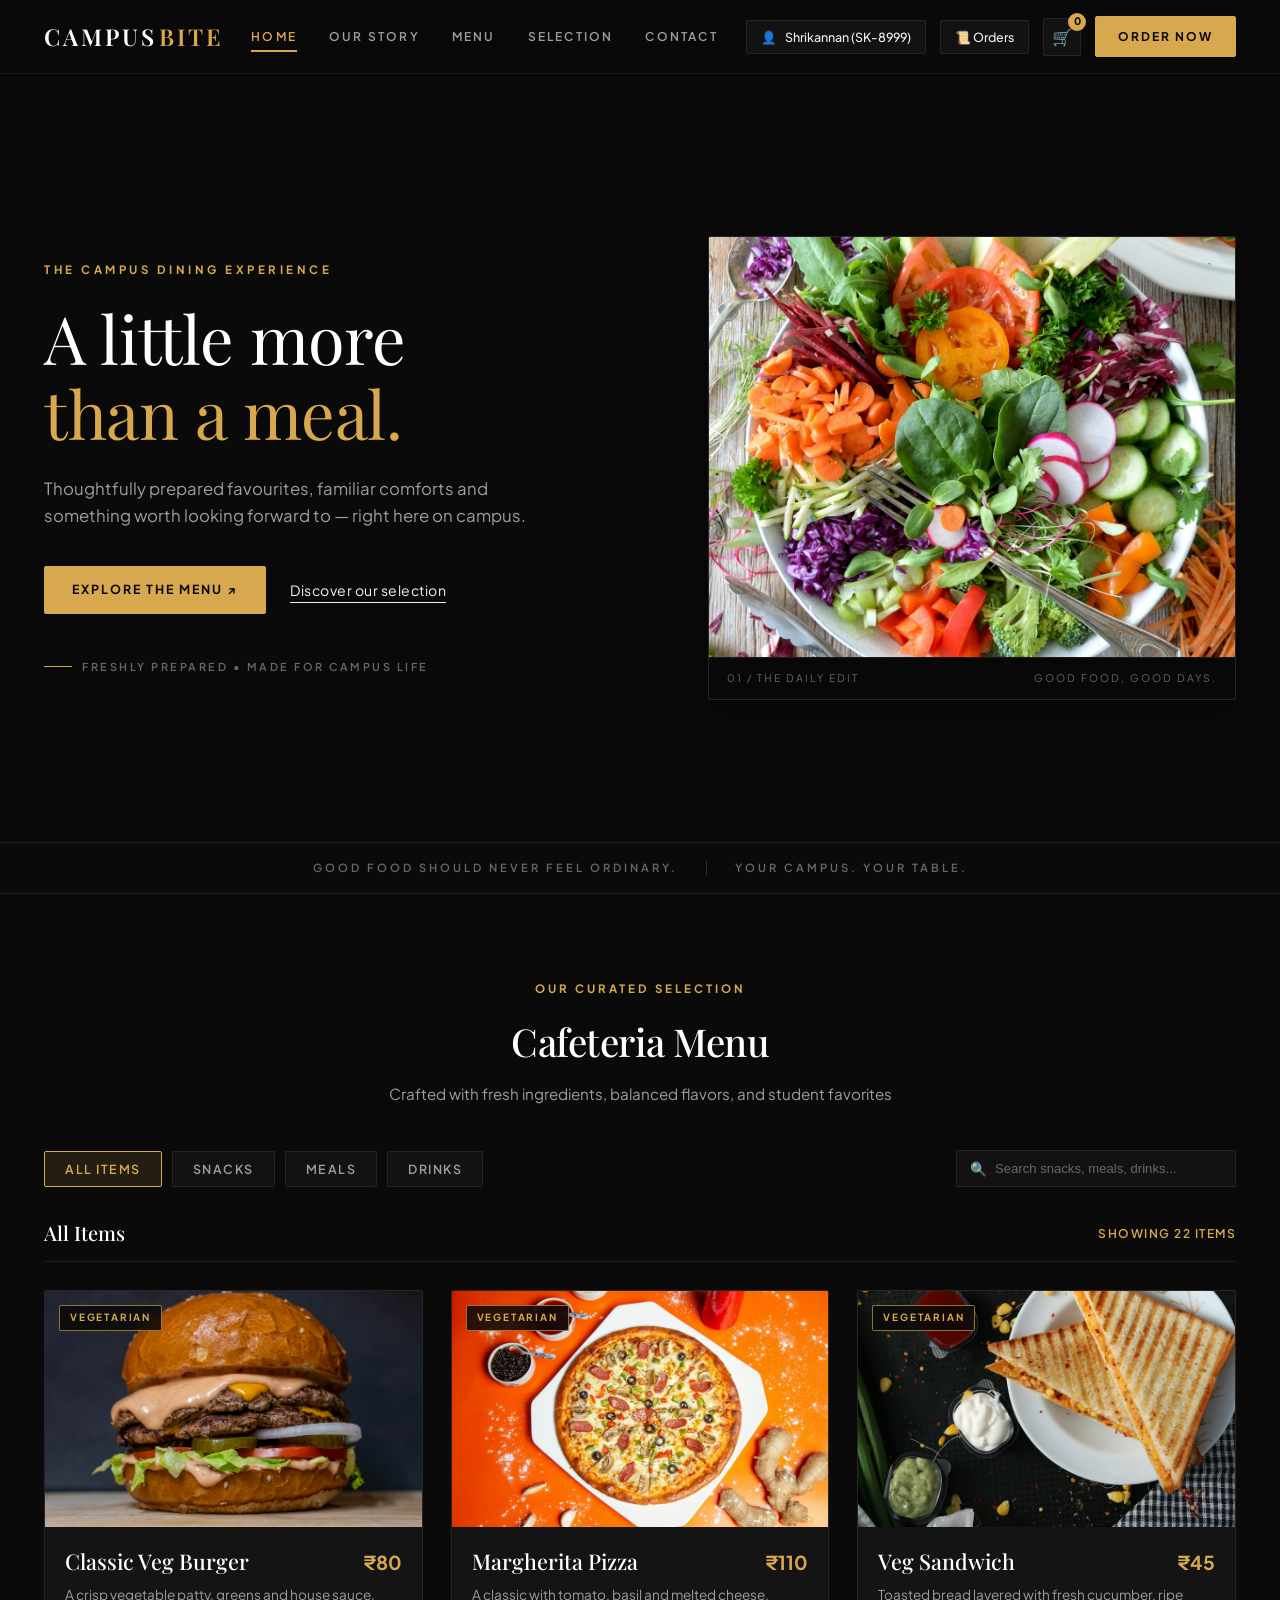
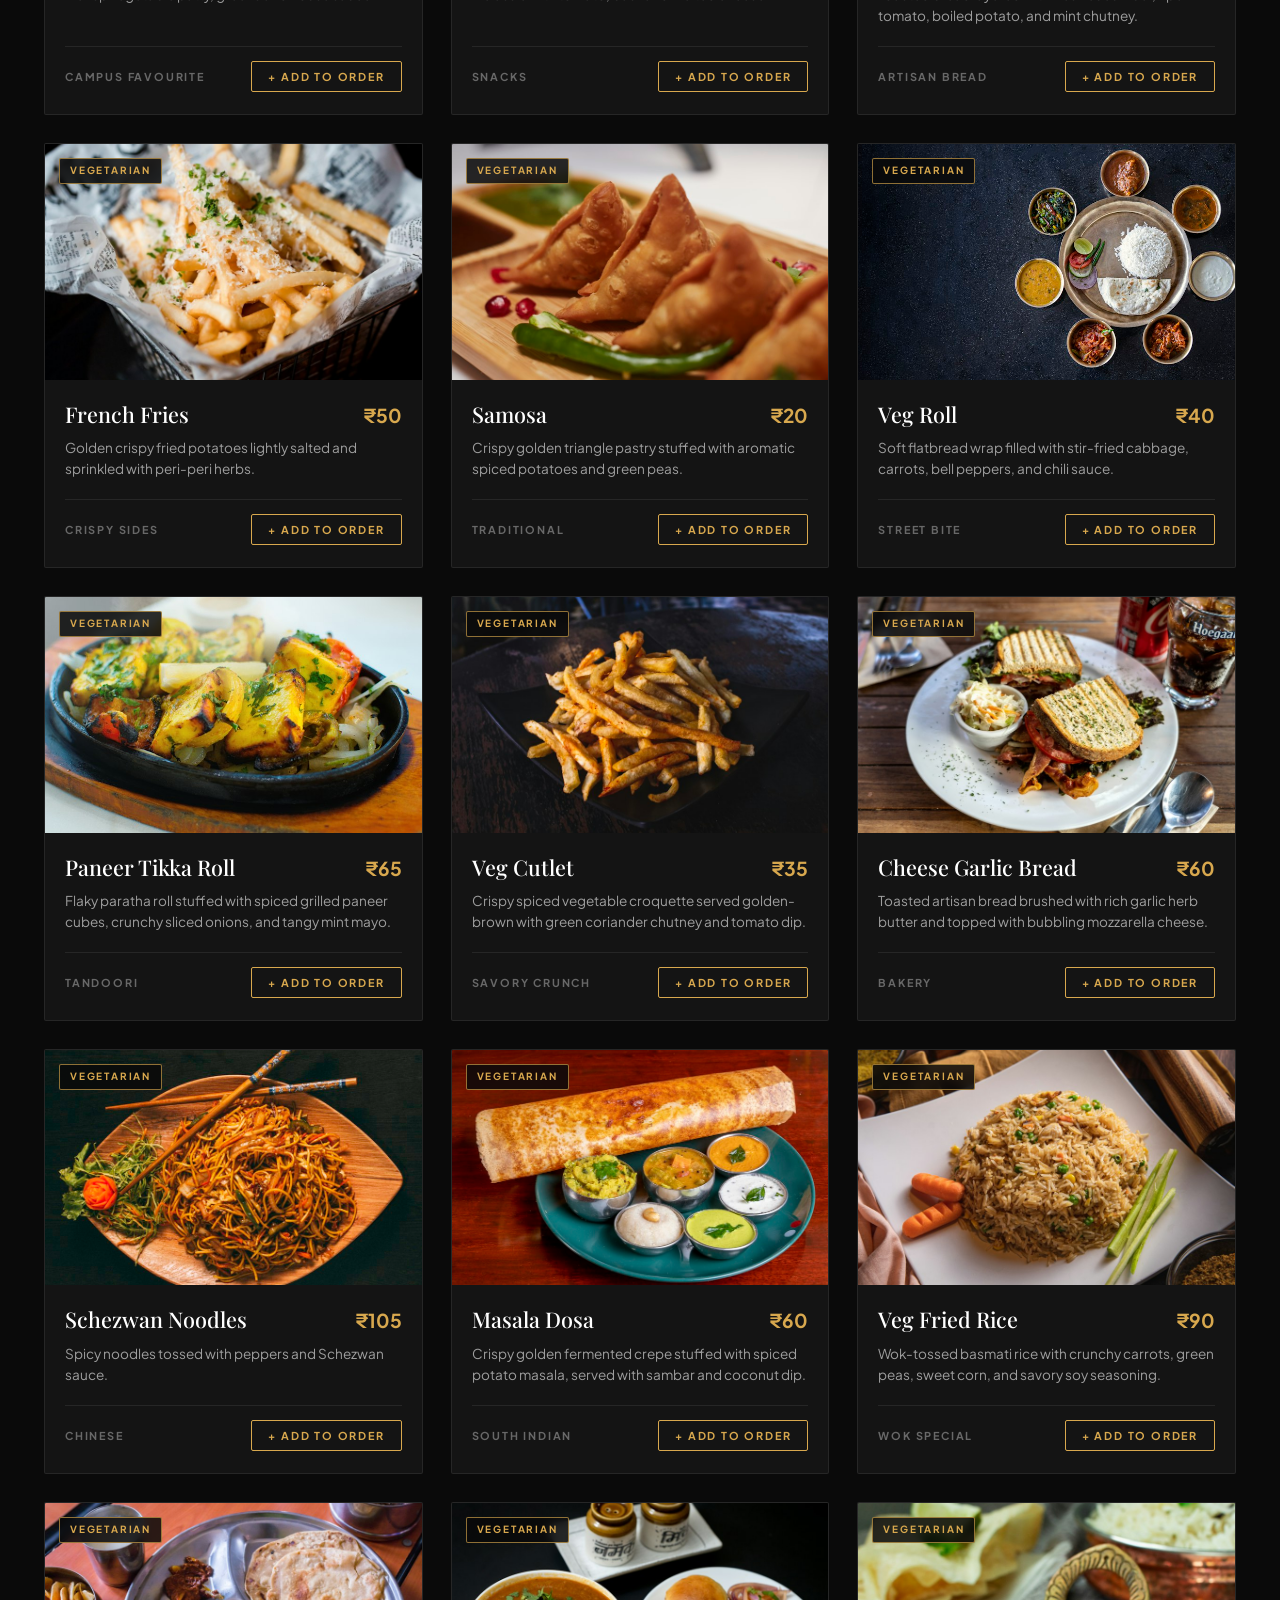
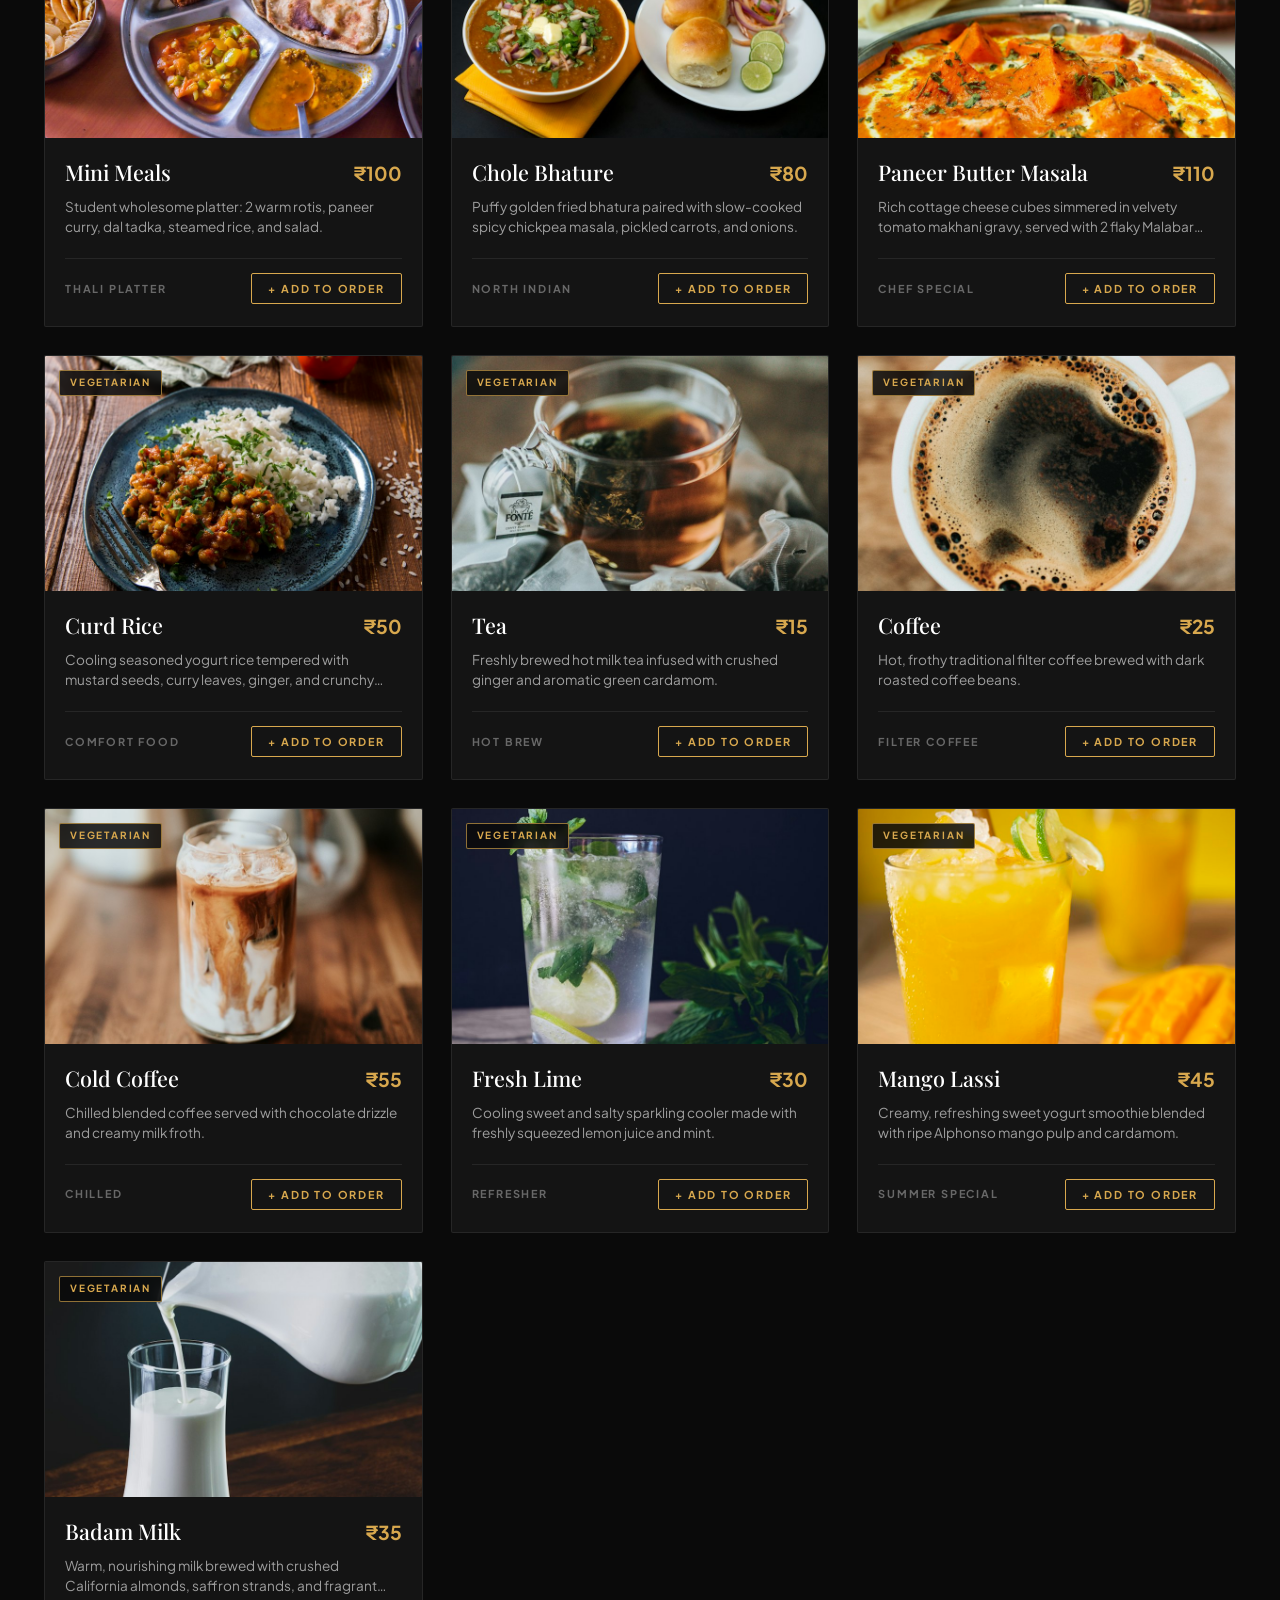
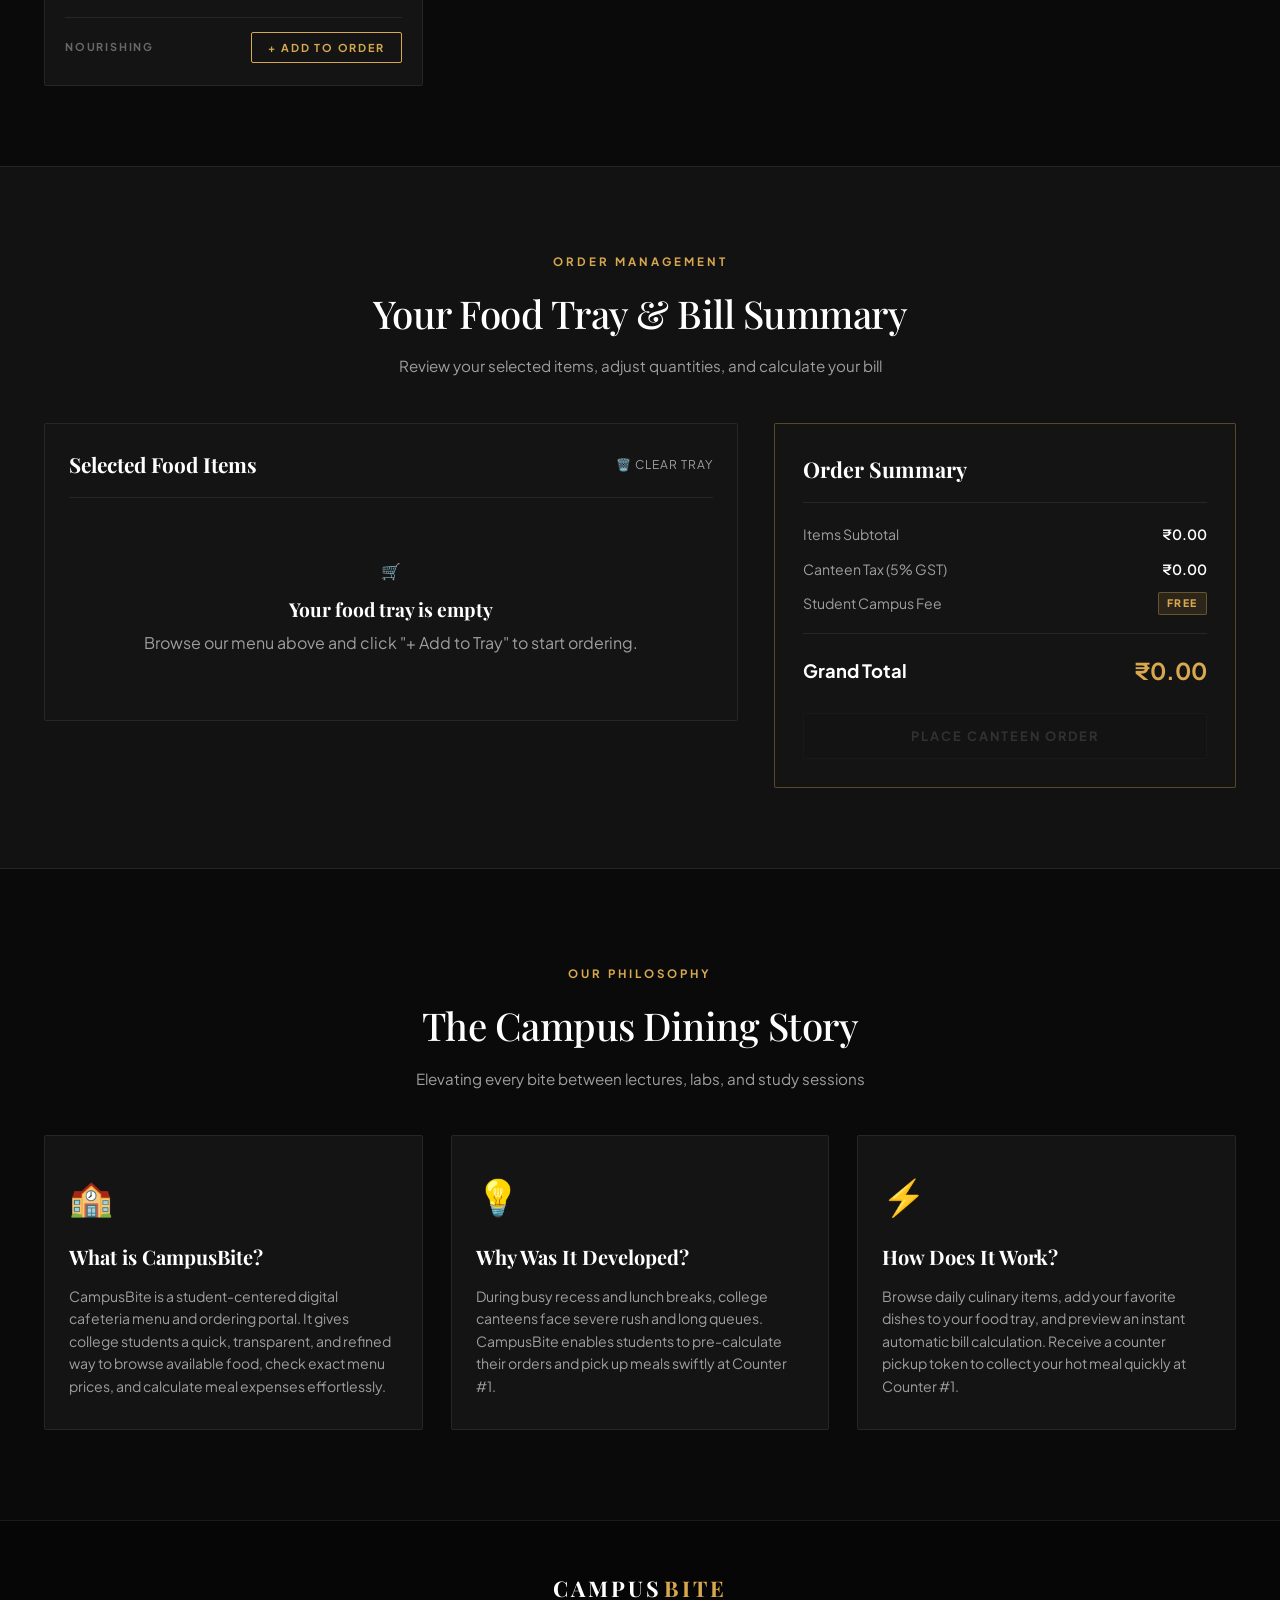
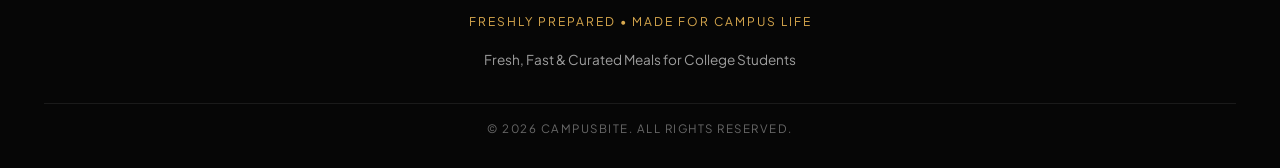
<file: index.html>
<!DOCTYPE html>
<html lang="en">
<head>
  <meta charset="UTF-8">
  <meta name="viewport" content="width=device-width, initial-scale=1.0">
  <title>CAMPUSBITE – The Campus Dining Experience</title>
  
  <!-- Relative CSS link for static hosting and Netlify deployment -->
  <link rel="stylesheet" href="css/style.css">

  <!-- Editorial Serif and Modern Sans typography matching design -->
  <link rel="preconnect" href="https://fonts.googleapis.com">
  <link rel="preconnect" href="https://fonts.gstatic.com" crossorigin>
  <link href="https://fonts.googleapis.com/css2?family=Playfair+Display:ital,wght@0,400;0,500;0,600;0,700;1,400;1,600&family=Plus+Jakarta+Sans:wght@300;400;500;600;700&display=swap" rel="stylesheet">
</head>
<body>

  <!-- =========================================================================
       NAVIGATION BAR (Dark Luxury Bistro Theme)
       ========================================================================= -->
  <header class="navbar">
    <div class="nav-container">
      
      <!-- Brand Logo & Name (matching Screenshot 1) -->
      <a href="#home" class="nav-brand">
        <span class="brand-title">CAMPUS<span class="brand-accent">BITE</span></span>
      </a>

      <!-- Navigation Links (matching Screenshot 1) -->
      <nav class="nav-links">
        <a href="#home" class="nav-link active">HOME</a>
        <a href="#about" class="nav-link">OUR STORY</a>
        <a href="#menu" class="nav-link">MENU</a>
        <a href="#cart" class="nav-link">SELECTION</a>
        <a href="#about" class="nav-link">CONTACT</a>
      </nav>

      <!-- Cart Button & Controls in Header -->
      <div class="nav-actions">
        <!-- Student Profile Button -->
        <button class="nav-student-btn" id="openStudentBtn" title="Student Profile & ID">
          <span class="student-avatar-icon">👤</span>
          <span id="navStudentLabel">Shrikannan (SK-8999)</span>
        </button>

        <!-- Past Orders Button -->
        <button class="nav-history-btn" id="openPastOrdersBtn" title="View past orders">
          <span>📜 Orders</span>
        </button>

        <!-- Cart Button in Header with dynamic item counter -->
        <a href="#cart" class="nav-cart-btn" id="headerCartBtn" title="View Food Tray">
          <span class="cart-icon">🛒</span>
          <span class="cart-badge" id="cartCountBadge">0</span>
        </a>

        <!-- Order Now Button (Solid gold matching Screenshot 1) -->
        <a href="#menu" class="btn-order-now">ORDER NOW</a>
      </div>

    </div>
  </header>


  <!-- =========================================================================
       HERO SECTION (Exact Replica of Screenshot 1)
       ========================================================================= -->
  <section class="hero-section" id="home">
    <div class="hero-container">
      
      <div class="hero-text">
        <span class="hero-kicker">THE CAMPUS DINING EXPERIENCE</span>
        <h1 class="hero-title">A little more<br><span class="hero-title-accent">than a meal.</span></h1>
        <p class="hero-description">
          Thoughtfully prepared favourites, familiar comforts and something worth looking forward to — right here on campus.
        </p>
        <div class="hero-buttons">
          <a href="#menu" class="btn-hero-primary">EXPLORE THE MENU ↗</a>
          <a href="#menu" class="btn-hero-secondary">Discover our selection</a>
        </div>
        
        <div class="hero-subkicker">
          <span class="subkicker-line"></span> FRESHLY PREPARED • MADE FOR CAMPUS LIFE
        </div>
      </div>

      <div class="hero-visual">
        <div class="hero-image-frame">
          <img 
            src="images/hero-cafe.jpg" 
            alt="Campus Dining Platter Experience" 
            class="hero-image"
          />
          <div class="hero-image-caption">
            <span>01 / THE DAILY EDIT</span>
            <span>GOOD FOOD, GOOD DAYS.</span>
          </div>
        </div>
      </div>

    </div>

    <!-- Ticker Bar at bottom of Hero (matching Screenshot 1) -->
    <div class="brand-ticker-bar">
      <div class="ticker-content">
        <div class="ticker-item">GOOD FOOD SHOULD NEVER FEEL ORDINARY.</div>
        <div class="ticker-divider"></div>
        <div class="ticker-item">YOUR CAMPUS. YOUR TABLE.</div>
      </div>
    </div>
  </section>


  <!-- =========================================================================
       MENU SECTION (Exact Replica of Screenshot 2)
       Category filters, live search, and food cards with real photography.
       ========================================================================= -->
  <section class="menu-section" id="menu">
    <div class="section-container">
      
      <div class="section-title-wrap">
        <span class="section-kicker">OUR CURATED SELECTION</span>
        <h2 class="section-title">Cafeteria Menu</h2>
        <p class="section-subtitle">Crafted with fresh ingredients, balanced flavors, and student favorites</p>
      </div>

      <!-- Controls: Category Filter Tabs & Live Search -->
      <div class="menu-controls">
        
        <!-- Category Filter Buttons -->
        <div class="category-tabs" id="categoryTabs">
          <button class="category-btn active" data-category="all">
            All Items
          </button>
          <button class="category-btn" data-category="snacks">
            Snacks
          </button>
          <button class="category-btn" data-category="meals">
            Meals
          </button>
          <button class="category-btn" data-category="drinks">
            Drinks
          </button>
        </div>

        <!-- Live Search Bar -->
        <div class="search-wrapper">
          <span class="search-icon">🔍</span>
          <input 
            type="text" 
            id="searchInput" 
            placeholder="Search snacks, meals, drinks..."
            aria-label="Search food items"
          />
        </div>

      </div>

      <!-- Live Items Status Header -->
      <div class="menu-status-bar">
        <h3 id="currentCategoryTitle">All Items</h3>
        <span class="items-count-badge" id="itemsCountText">Showing 22 items</span>
      </div>

      <!-- Dynamic Food Cards Grid (Populated by JavaScript) -->
      <div class="menu-grid" id="menuGrid">
        <!-- JavaScript will automatically create and inject food cards here -->
      </div>

      <!-- Message shown when no food item matches search/filter (Hidden by default) -->
      <div class="no-items-message" id="noItemsMessage" hidden style="display: none !important;">
        <div class="no-items-icon">🍽️</div>
        <h3>No matching food items found</h3>
        <p>Try searching for another dish like "burger", "pizza", "noodles", or "coffee".</p>
        <button class="btn btn-secondary" id="resetFiltersBtn">Reset Filters</button>
      </div>

    </div>
  </section>


  <!-- =========================================================================
       SHOPPING CART & ORDER SUMMARY
       ========================================================================= -->
  <section class="cart-section" id="cart">
    <div class="section-container">
      
      <div class="section-title-wrap">
        <span class="section-kicker">ORDER MANAGEMENT</span>
        <h2 class="section-title">Your Food Tray & Bill Summary</h2>
        <p class="section-subtitle">Review your selected items, adjust quantities, and calculate your bill</p>
      </div>

      <div class="cart-layout">
        
        <!-- LEFT: Cart Items List -->
        <div class="cart-items-panel">
          <div class="panel-header">
            <h3>Selected Food Items</h3>
            <button class="btn-clear" id="clearCartBtn" title="Remove all items from tray">
              🗑️ Clear Tray
            </button>
          </div>

          <!-- Dynamic Cart Items Container -->
          <div class="cart-items-list" id="cartItemsList">
            <!-- JavaScript will render cart items here or display empty tray message -->
          </div>
        </div>

        <!-- RIGHT: Order Summary & Checkout -->
        <div class="order-summary-panel">
          <div class="summary-card">
            <h3 class="summary-title">Order Summary</h3>

            <div class="summary-row">
              <span>Items Subtotal</span>
              <span class="summary-value" id="summarySubtotal">₹0.00</span>
            </div>

            <div class="summary-row">
              <span>Canteen Tax (5% GST)</span>
              <span class="summary-value" id="summaryTax">₹0.00</span>
            </div>

            <div class="summary-row benefit-row">
              <span>Student Campus Fee</span>
              <span class="free-tag">FREE</span>
            </div>

            <hr class="summary-divider">

            <div class="summary-row grand-total-row">
              <strong>Grand Total</strong>
              <strong class="grand-total-amount" id="summaryGrandTotal">₹0.00</strong>
            </div>

            <!-- Place Order Button -->
            <button class="btn btn-place-order" id="placeOrderBtn" disabled>
              Place Canteen Order
            </button>

          </div>
        </div>

      </div>

    </div>
  </section>


  <!-- =========================================================================
       SECTION: OUR STORY / ABOUT
       ========================================================================= -->
  <section class="about-section" id="about">
    <div class="section-container">
      
      <div class="section-title-wrap">
        <span class="section-kicker">OUR PHILOSOPHY</span>
        <h2 class="section-title">The Campus Dining Story</h2>
        <p class="section-subtitle">Elevating every bite between lectures, labs, and study sessions</p>
      </div>

      <div class="about-grid">
        
        <div class="about-card">
          <div class="about-card-icon">🏫</div>
          <h3>What is CampusBite?</h3>
          <p>
            CampusBite is a student-centered digital cafeteria menu and ordering portal. 
            It gives college students a quick, transparent, and refined way to 
            browse available food, check exact menu prices, and calculate meal expenses effortlessly.
          </p>
        </div>

        <div class="about-card">
          <div class="about-card-icon">💡</div>
          <h3>Why Was It Developed?</h3>
          <p>
            During busy recess and lunch breaks, college canteens face severe rush and long queues. 
            CampusBite enables students to pre-calculate their orders and pick up meals swiftly at Counter #1.
          </p>
        </div>

        <div class="about-card">
          <div class="about-card-icon">⚡</div>
          <h3>How Does It Work?</h3>
          <p>
            Browse daily culinary items, add your favorite dishes to your food tray, and preview an instant automatic 
            bill calculation. Receive a counter pickup token to collect your hot meal quickly at Counter #1.
          </p>
        </div>

      </div>

    </div>
  </section>


  <!-- =========================================================================
       FOOTER
       ========================================================================= -->
  <footer class="footer">
    <div class="footer-container">
      <div class="footer-brand">
        <h4>CAMPUS<span class="brand-accent">BITE</span></h4>
        <p>Freshly Prepared • Made for Campus Life</p>
      </div>

      <div class="footer-info">
        <p>Fresh, Fast & Curated Meals for College Students</p>
      </div>

      <div class="footer-bottom">
        <p>© 2026 CampusBite. All rights reserved.</p>
      </div>
    </div>
  </footer>


  <!-- =========================================================================
       PAYMENT PORTAL MODAL (Dark Luxury Theme)
       ========================================================================= -->
  <div class="modal-backdrop" id="paymentModal">
    <div class="modal-box modal-wide">
      <div class="payment-modal-header">
        <h2 class="modal-title">💳 Complete Payment</h2>
        <div class="payment-amount-badge" id="paymentPayableAmount">₹0.00</div>
      </div>
      <p class="modal-subtitle">Choose your preferred payment method to generate your order token</p>

      <!-- Payment Method Tabs -->
      <div class="payment-methods-grid">
        <button class="payment-method-card active" data-method="upi">
          <span class="pay-icon">📱</span>
          <strong>UPI / QR Code</strong>
          <span class="pay-tag">Google Pay • PhonePe</span>
        </button>
        <button class="payment-method-card" data-method="card">
          <span class="pay-icon">🪪</span>
          <strong>Campus Smart Card</strong>
          <span class="pay-tag" id="smartCardBalanceTag">Balance: ₹500.00</span>
        </button>
        <button class="payment-method-card" data-method="cash">
          <span class="pay-icon">💵</span>
          <strong>Cash on Pickup</strong>
          <span class="pay-tag">Pay at Counter #1</span>
        </button>
      </div>

      <!-- Payment Method Dynamic Views -->
      <div class="payment-method-view" id="upiPaymentView">
        <div class="qr-scanner-card">
          <div class="qr-scanner-frame">
            <img 
              src="images/upi-qr.png" 
              alt="Campus Cafe UPI Payment Scanner" 
              class="upi-qr-image"
              id="upiQrScannerImg"
            />
          </div>
          <p class="qr-instruction">Scan with Google Pay, PhonePe, Paytm, or BHIM</p>
          <div class="upi-id-box">
            <span>UPI ID: <strong>campuscafe@upi</strong></span>
          </div>
        </div>
        <div class="form-group-pay">
          <label for="upiRefInput">UPI Transaction / UTR No. (Optional):</label>
          <input type="text" id="upiRefInput" placeholder="e.g. 482910394821" maxlength="20">
        </div>
      </div>

      <div class="payment-method-view" id="cardPaymentView" style="display: none;">
        <div class="student-card-visual">
          <div class="smart-card-chip">💳</div>
          <div class="smart-card-header">CAMPUS CAFETERIA SMART CARD</div>
          <div class="smart-card-name" id="smartCardStudentName">Shrikannan</div>
          <div class="smart-card-id" id="smartCardStudentId">Roll No: SK-8999</div>
          <div class="smart-card-balance-box">
            <span>Available Balance:</span>
            <strong id="smartCardDisplayBalance">₹500.00</strong>
          </div>
        </div>
        <p class="card-instruction">The bill amount will be deducted directly from your campus card balance.</p>
      </div>

      <div class="payment-method-view" id="cashPaymentView" style="display: none;">
        <div class="cash-card-visual">
          <span class="cash-big-icon">💵</span>
          <h4>Pay Cash at Counter #1</h4>
          <p>Your order will be sent to the kitchen immediately. Please hand over the exact cash at Counter #1 when collecting your food tray.</p>
        </div>
      </div>

      <!-- Payment Actions -->
      <div class="payment-actions">
        <button class="btn btn-secondary" id="cancelPaymentBtn">Cancel</button>
        <button class="btn btn-primary" id="confirmPaymentBtn">
          <span>Confirm & Pay</span>
        </button>
      </div>
    </div>
  </div>


  <!-- =========================================================================
       ORDER CONFIRMATION MODAL / POPUP
       ========================================================================= -->
  <div class="modal-backdrop" id="orderModal">
    <div class="modal-box">
      
      <div class="modal-header-icon">🎉</div>
      <h2 class="modal-title">Order Placed Successfully!</h2>
      <p class="modal-subtitle">Your order has been registered at CampusBite.</p>

      <div class="order-receipt-card">
        
        <div class="receipt-row highlight-box">
          <div>
            <span class="receipt-label">Order Reference No.</span>
            <div class="receipt-order-id" id="receiptOrderId">CC-58219</div>
          </div>
          <div>
            <span class="receipt-label">Pickup Token</span>
            <div class="receipt-token" id="receiptTokenNumber">#T-104</div>
          </div>
        </div>

        <div class="receipt-details">
          <div class="receipt-row">
            <span>Student:</span>
            <strong id="receiptStudentInfo">Shrikannan (SK-8999)</strong>
          </div>
          <div class="receipt-row">
            <span>Payment Method:</span>
            <strong id="receiptPaymentMethod">UPI Payment</strong>
          </div>
          <div class="receipt-row">
            <span>Total Food Items:</span>
            <strong id="receiptItemCount">0 items</strong>
          </div>
          <div class="receipt-row">
            <span>Amount Paid:</span>
            <strong class="receipt-total" id="receiptTotalAmount">₹0.00</strong>
          </div>
          <div class="receipt-row">
            <span>Pickup Location:</span>
            <strong>Counter #1 (Main Cafeteria)</strong>
          </div>
          <div class="receipt-row">
            <span>Estimated Preparation:</span>
            <strong>10 – 15 Minutes</strong>
          </div>
        </div>

      </div>

      <button class="btn btn-primary modal-close-btn" id="closeModalBtn">
        Start New Order
      </button>

    </div>
  </div>


  <!-- =========================================================================
       PAST ORDERS HISTORY MODAL
       ========================================================================= -->
  <div class="modal-backdrop" id="pastOrdersModal">
    <div class="modal-box modal-wide">
      <div class="past-orders-header">
        <div>
          <h2 class="modal-title">📜 Past Orders History</h2>
          <p class="modal-subtitle">Stored locally in your browser's LocalStorage</p>
        </div>
        <button class="btn-clear" id="clearOrderHistoryBtn" title="Clear all past orders">Clear History</button>
      </div>

      <div class="past-orders-list" id="pastOrdersList">
        <!-- Populated dynamically by script.js -->
      </div>

      <button class="btn btn-primary modal-close-btn" id="closePastOrdersBtn">
        Close
      </button>
    </div>
  </div>


  <!-- =========================================================================
       STUDENT PROFILE & ACCOUNT MODAL
       ========================================================================= -->
  <div class="modal-backdrop" id="studentModal">
    <div class="modal-box">
      <div class="modal-header-icon">👤</div>
      <h2 class="modal-title">Student Profile</h2>
      <p class="modal-subtitle">Your college cafeteria identification</p>

      <form id="studentProfileForm" class="student-form">
        <div class="form-group">
          <label for="studentNameInput">Student Full Name:</label>
          <input type="text" id="studentNameInput" value="Shrikannan" required>
        </div>
        <div class="form-group">
          <label for="studentIdInput">College Roll Number / ID:</label>
          <input type="text" id="studentIdInput" value="SK-8999" required>
        </div>
        <div class="form-group">
          <label for="studentCardBalanceInput">Canteen Card Balance (₹):</label>
          <input type="number" id="studentCardBalanceInput" value="500" min="0" step="10">
        </div>
        
        <div class="form-actions-student">
          <button type="submit" class="btn btn-primary">Save Profile</button>
          <button type="button" class="btn btn-secondary" id="closeStudentBtn">Close</button>
        </div>
      </form>
    </div>
  </div>

  <!-- Relative JavaScript link for static hosting and Netlify deployment -->
  <script src="js/script.js"></script>

</body>
</html>
</file>
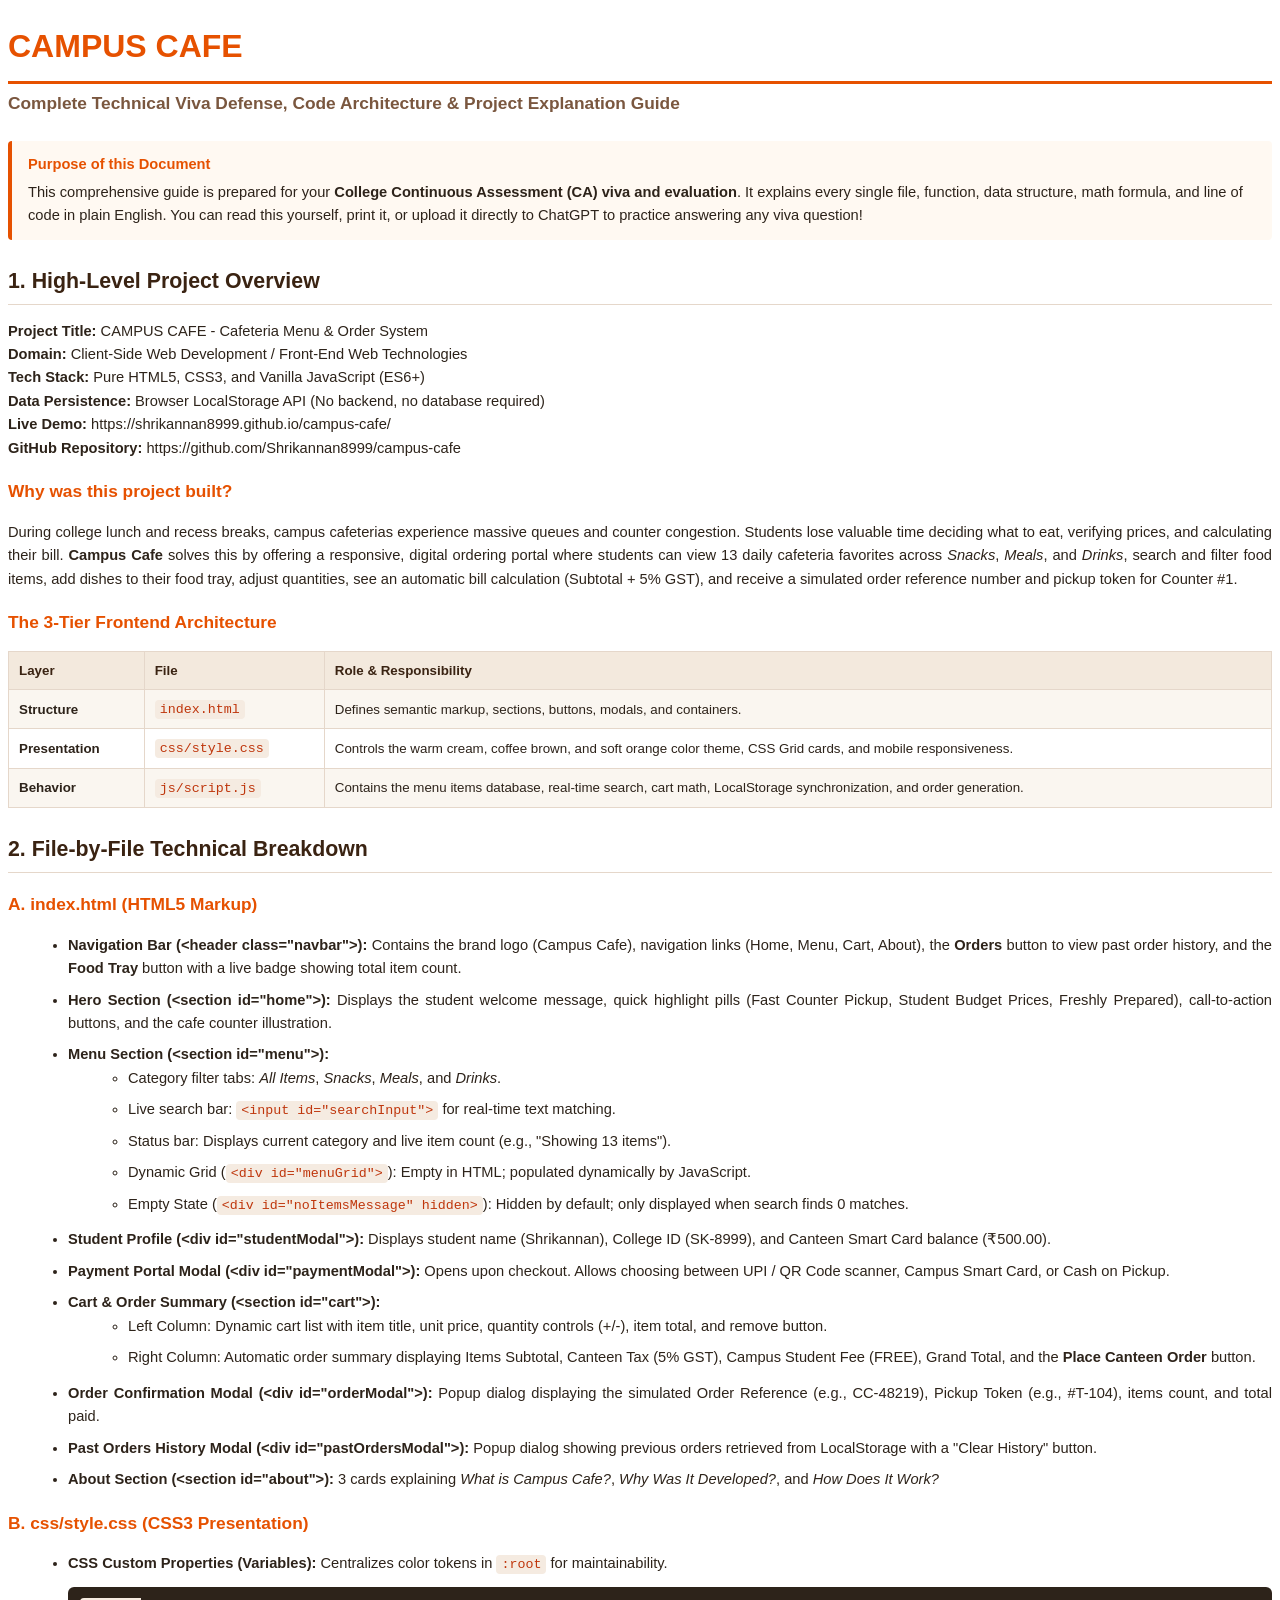
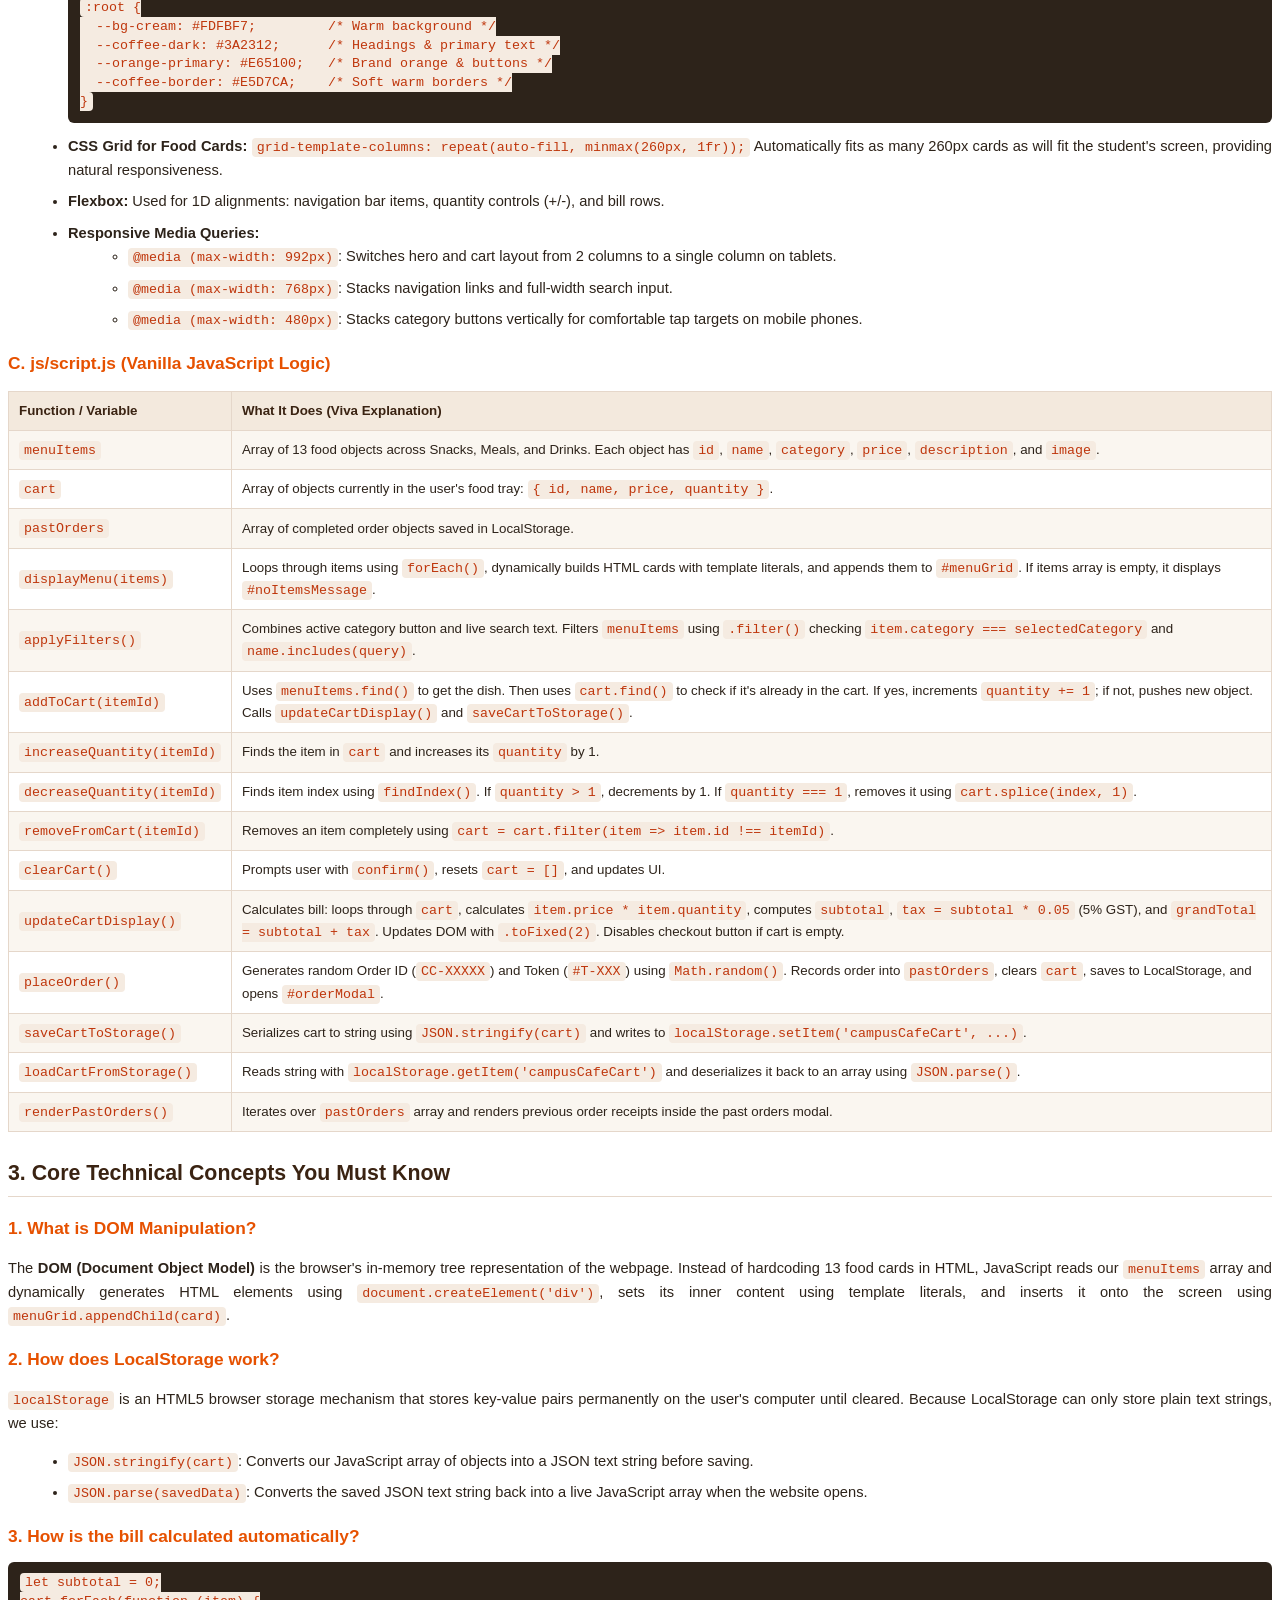
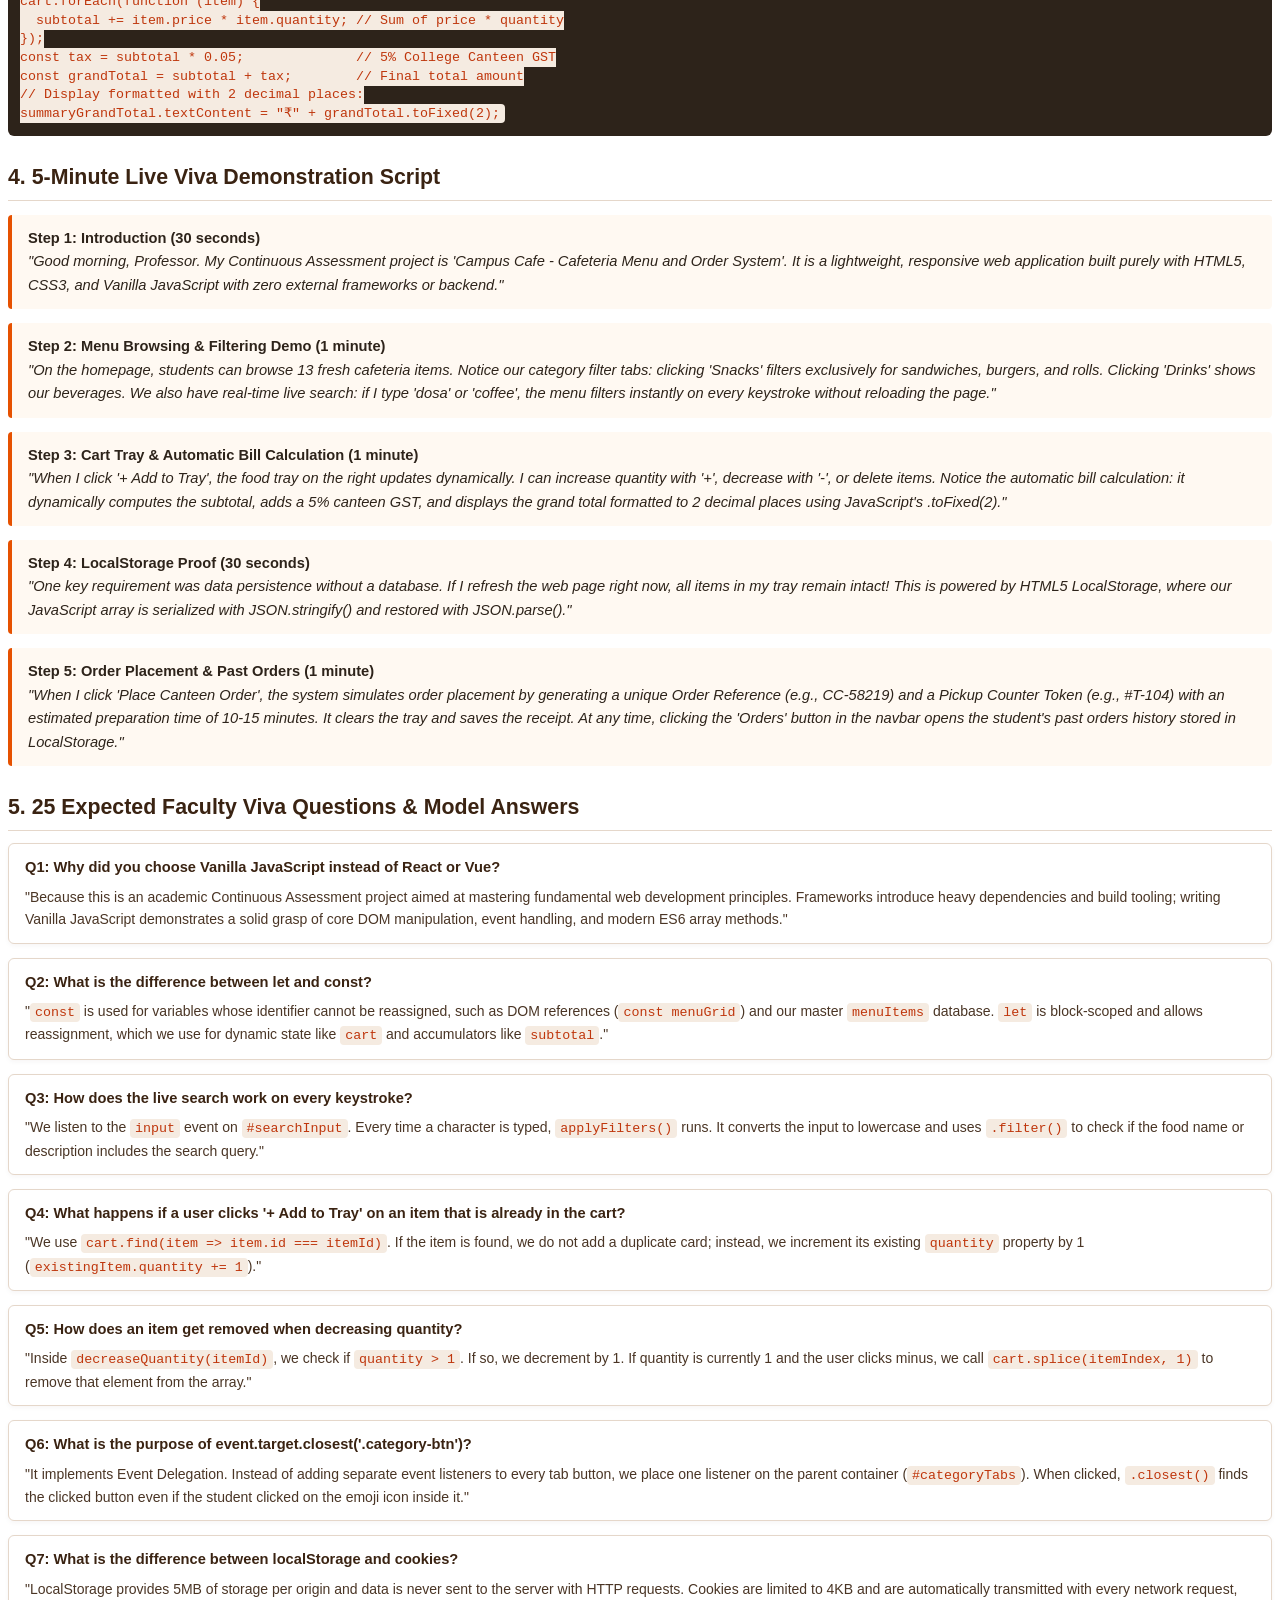
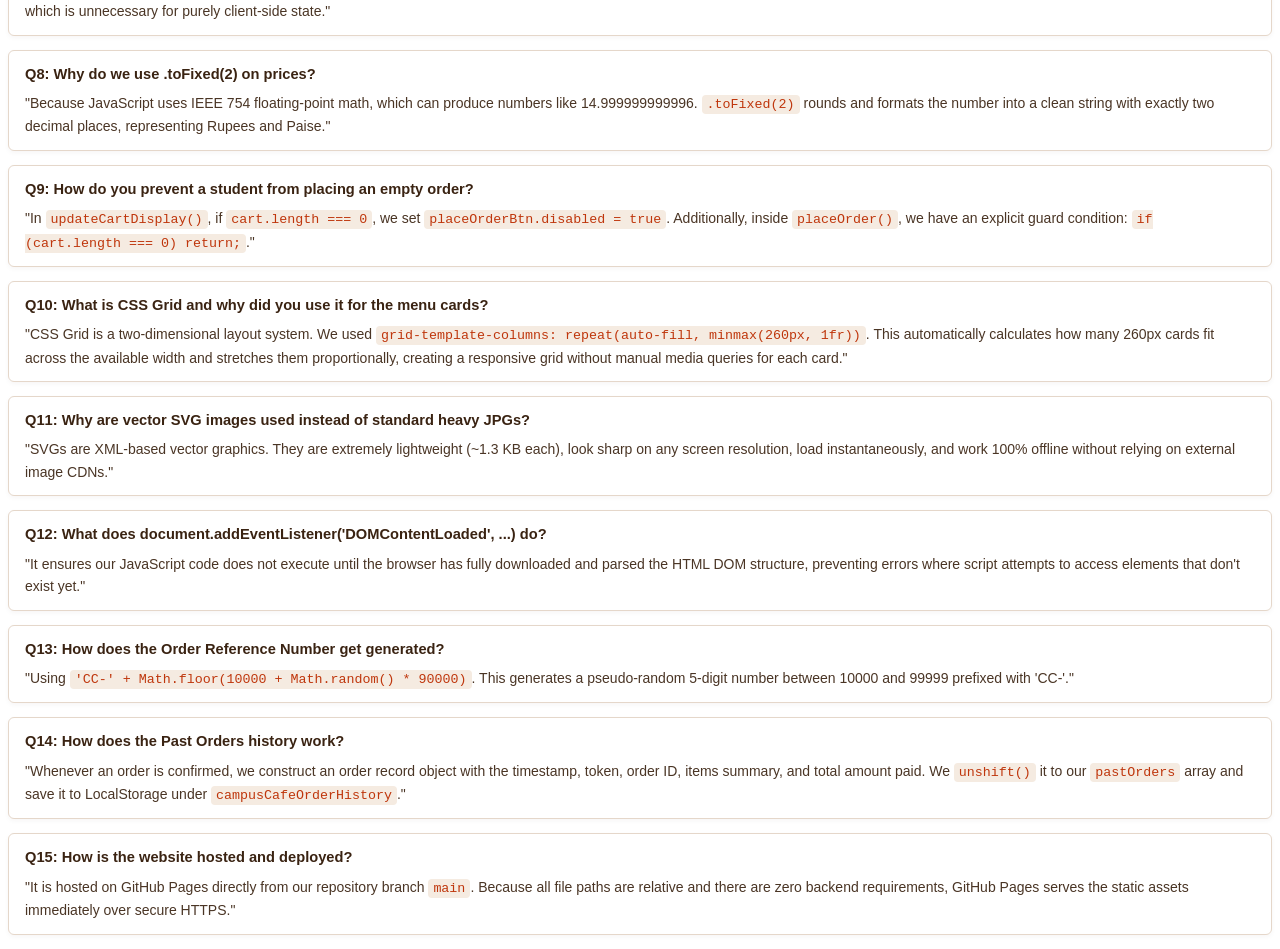
<file: CAMPUS_CAFE_COMPLETE_EXPLANATION.html>
<!DOCTYPE html>
<html lang="en">
<head>
  <meta charset="UTF-8">
  <title>CAMPUS CAFE - Complete Project Viva, Code Breakdown & Explanation Guide</title>
  <style>
    @page {
      size: A4;
      margin: 20mm 15mm 20mm 15mm;
    }
    body {
      font-family: 'Segoe UI', Arial, Helvetica, sans-serif;
      color: #2D231A;
      background-color: #FFFFFF;
      line-height: 1.6;
      font-size: 11pt;
    }
    h1, h2, h3, h4 {
      color: #3A2312;
      font-weight: 700;
      page-break-after: avoid;
    }
    h1 {
      font-size: 24pt;
      border-bottom: 3px solid #E65100;
      padding-bottom: 8px;
      margin-bottom: 12px;
      color: #E65100;
    }
    .subtitle {
      font-size: 13pt;
      color: #7A573F;
      margin-top: -6px;
      margin-bottom: 24px;
      font-weight: 600;
    }
    h2 {
      font-size: 16pt;
      border-bottom: 1.5px solid #E5D7CA;
      padding-bottom: 6px;
      margin-top: 24px;
      margin-bottom: 12px;
      color: #3A2312;
    }
    h3 {
      font-size: 13pt;
      margin-top: 18px;
      margin-bottom: 8px;
      color: #E65100;
    }
    p, li {
      margin-bottom: 8px;
      text-align: justify;
    }
    ul, ol {
      margin-left: 20px;
      margin-bottom: 12px;
    }
    .callout {
      background-color: #FFF9F2;
      border-left: 4px solid #E65100;
      padding: 12px 16px;
      margin: 14px 0;
      border-radius: 4px;
    }
    .callout-title {
      font-weight: 700;
      color: #E65100;
      margin-bottom: 4px;
    }
    code {
      font-family: 'Consolas', 'Courier New', monospace;
      background-color: #F5EBE1;
      padding: 2px 5px;
      border-radius: 4px;
      font-size: 10pt;
      color: #BF360C;
    }
    pre {
      background-color: #2D231A;
      color: #F8F3EA;
      padding: 12px;
      border-radius: 6px;
      font-family: 'Consolas', 'Courier New', monospace;
      font-size: 9.5pt;
      overflow-x: auto;
      page-break-inside: avoid;
      margin: 12px 0;
      line-height: 1.4;
    }
    table {
      width: 100%;
      border-collapse: collapse;
      margin: 14px 0;
      page-break-inside: avoid;
    }
    th, td {
      border: 1px solid #E5D7CA;
      padding: 8px 10px;
      font-size: 10pt;
      text-align: left;
    }
    th {
      background-color: #F3E9DD;
      color: #3A2312;
      font-weight: 700;
    }
    tr:nth-child(even) {
      background-color: #FAF6F0;
    }
    .page-break {
      page-break-before: always;
    }
    .qa-box {
      background-color: #FFFFFF;
      border: 1px solid #E5D7CA;
      border-radius: 6px;
      padding: 12px 16px;
      margin-bottom: 14px;
      page-break-inside: avoid;
      box-shadow: 0 2px 5px rgba(58, 35, 18, 0.04);
    }
    .qa-question {
      font-weight: 700;
      color: #3A2312;
      margin-bottom: 6px;
      font-size: 11pt;
    }
    .qa-answer {
      color: #4A3525;
      font-size: 10.5pt;
    }
  </style>
</head>
<body>

  <h1>CAMPUS CAFE</h1>
  <div class="subtitle">Complete Technical Viva Defense, Code Architecture & Project Explanation Guide</div>

  <div class="callout">
    <div class="callout-title">Purpose of this Document</div>
    This comprehensive guide is prepared for your <strong>College Continuous Assessment (CA) viva and evaluation</strong>. 
    It explains every single file, function, data structure, math formula, and line of code in plain English. 
    You can read this yourself, print it, or upload it directly to ChatGPT to practice answering any viva question!
  </div>

  <h2>1. High-Level Project Overview</h2>
  <p>
    <strong>Project Title:</strong> CAMPUS CAFE - Cafeteria Menu & Order System<br>
    <strong>Domain:</strong> Client-Side Web Development / Front-End Web Technologies<br>
    <strong>Tech Stack:</strong> Pure HTML5, CSS3, and Vanilla JavaScript (ES6+)<br>
    <strong>Data Persistence:</strong> Browser LocalStorage API (No backend, no database required)<br>
    <strong>Live Demo:</strong> https://shrikannan8999.github.io/campus-cafe/<br>
    <strong>GitHub Repository:</strong> https://github.com/Shrikannan8999/campus-cafe
  </p>

  <h3>Why was this project built?</h3>
  <p>
    During college lunch and recess breaks, campus cafeterias experience massive queues and counter congestion. 
    Students lose valuable time deciding what to eat, verifying prices, and calculating their bill. 
    <strong>Campus Cafe</strong> solves this by offering a responsive, digital ordering portal where students can 
    view 13 daily cafeteria favorites across <em>Snacks</em>, <em>Meals</em>, and <em>Drinks</em>, search and filter food items, 
    add dishes to their food tray, adjust quantities, see an automatic bill calculation (Subtotal + 5% GST), 
    and receive a simulated order reference number and pickup token for Counter #1.
  </p>

  <h3>The 3-Tier Frontend Architecture</h3>
  <table>
    <tr>
      <th>Layer</th>
      <th>File</th>
      <th>Role & Responsibility</th>
    </tr>
    <tr>
      <td><strong>Structure</strong></td>
      <td><code>index.html</code></td>
      <td>Defines semantic markup, sections, buttons, modals, and containers.</td>
    </tr>
    <tr>
      <td><strong>Presentation</strong></td>
      <td><code>css/style.css</code></td>
      <td>Controls the warm cream, coffee brown, and soft orange color theme, CSS Grid cards, and mobile responsiveness.</td>
    </tr>
    <tr>
      <td><strong>Behavior</strong></td>
      <td><code>js/script.js</code></td>
      <td>Contains the menu items database, real-time search, cart math, LocalStorage synchronization, and order generation.</td>
    </tr>
  </table>

  <div class="page-break"></div>

  <h2>2. File-by-File Technical Breakdown</h2>

  <h3>A. index.html (HTML5 Markup)</h3>
  <ul>
    <li><strong>Navigation Bar (&lt;header class="navbar"&gt;):</strong> Contains the brand logo (Campus Cafe), navigation links (Home, Menu, Cart, About), the <strong>Orders</strong> button to view past order history, and the <strong>Food Tray</strong> button with a live badge showing total item count.</li>
    <li><strong>Hero Section (&lt;section id="home"&gt;):</strong> Displays the student welcome message, quick highlight pills (Fast Counter Pickup, Student Budget Prices, Freshly Prepared), call-to-action buttons, and the cafe counter illustration.</li>
    <li><strong>Menu Section (&lt;section id="menu"&gt;):</strong>
      <ul>
        <li>Category filter tabs: <em>All Items</em>, <em>Snacks</em>, <em>Meals</em>, and <em>Drinks</em>.</li>
        <li>Live search bar: <code>&lt;input id="searchInput"&gt;</code> for real-time text matching.</li>
        <li>Status bar: Displays current category and live item count (e.g., "Showing 13 items").</li>
        <li>Dynamic Grid (<code>&lt;div id="menuGrid"&gt;</code>): Empty in HTML; populated dynamically by JavaScript.</li>
        <li>Empty State (<code>&lt;div id="noItemsMessage" hidden&gt;</code>): Hidden by default; only displayed when search finds 0 matches.</li>
      </ul>
    </li>
    <li><strong>Student Profile (&lt;div id="studentModal"&gt;):</strong> Displays student name (Shrikannan), College ID (SK-8999), and Canteen Smart Card balance (₹500.00).</li>
    <li><strong>Payment Portal Modal (&lt;div id="paymentModal"&gt;):</strong> Opens upon checkout. Allows choosing between UPI / QR Code scanner, Campus Smart Card, or Cash on Pickup.</li>
    <li><strong>Cart & Order Summary (&lt;section id="cart"&gt;):</strong>
      <ul>
        <li>Left Column: Dynamic cart list with item title, unit price, quantity controls (+/-), item total, and remove button.</li>
        <li>Right Column: Automatic order summary displaying Items Subtotal, Canteen Tax (5% GST), Campus Student Fee (FREE), Grand Total, and the <strong>Place Canteen Order</strong> button.</li>
      </ul>
    </li>
    <li><strong>Order Confirmation Modal (&lt;div id="orderModal"&gt;):</strong> Popup dialog displaying the simulated Order Reference (e.g., CC-48219), Pickup Token (e.g., #T-104), items count, and total paid.</li>
    <li><strong>Past Orders History Modal (&lt;div id="pastOrdersModal"&gt;):</strong> Popup dialog showing previous orders retrieved from LocalStorage with a "Clear History" button.</li>
    <li><strong>About Section (&lt;section id="about"&gt;):</strong> 3 cards explaining <em>What is Campus Cafe?</em>, <em>Why Was It Developed?</em>, and <em>How Does It Work?</em></li>
  </ul>

  <h3>B. css/style.css (CSS3 Presentation)</h3>
  <ul>
    <li><strong>CSS Custom Properties (Variables):</strong> Centralizes color tokens in <code>:root</code> for maintainability.
<pre><code>:root {
  --bg-cream: #FDFBF7;         /* Warm background */
  --coffee-dark: #3A2312;      /* Headings & primary text */
  --orange-primary: #E65100;   /* Brand orange & buttons */
  --coffee-border: #E5D7CA;    /* Soft warm borders */
}</code></pre>
    </li>
    <li><strong>CSS Grid for Food Cards:</strong>
      <code>grid-template-columns: repeat(auto-fill, minmax(260px, 1fr));</code>
      Automatically fits as many 260px cards as will fit the student's screen, providing natural responsiveness.
    </li>
    <li><strong>Flexbox:</strong> Used for 1D alignments: navigation bar items, quantity controls (+/-), and bill rows.</li>
    <li><strong>Responsive Media Queries:</strong>
      <ul>
        <li><code>@media (max-width: 992px)</code>: Switches hero and cart layout from 2 columns to a single column on tablets.</li>
        <li><code>@media (max-width: 768px)</code>: Stacks navigation links and full-width search input.</li>
        <li><code>@media (max-width: 480px)</code>: Stacks category buttons vertically for comfortable tap targets on mobile phones.</li>
      </ul>
    </li>
  </ul>

  <div class="page-break"></div>

  <h3>C. js/script.js (Vanilla JavaScript Logic)</h3>

  <table>
    <tr>
      <th>Function / Variable</th>
      <th>What It Does (Viva Explanation)</th>
    </tr>
    <tr>
      <td><code>menuItems</code></td>
      <td>Array of 13 food objects across Snacks, Meals, and Drinks. Each object has <code>id</code>, <code>name</code>, <code>category</code>, <code>price</code>, <code>description</code>, and <code>image</code>.</td>
    </tr>
    <tr>
      <td><code>cart</code></td>
      <td>Array of objects currently in the user's food tray: <code>{ id, name, price, quantity }</code>.</td>
    </tr>
    <tr>
      <td><code>pastOrders</code></td>
      <td>Array of completed order objects saved in LocalStorage.</td>
    </tr>
    <tr>
      <td><code>displayMenu(items)</code></td>
      <td>Loops through items using <code>forEach()</code>, dynamically builds HTML cards with template literals, and appends them to <code>#menuGrid</code>. If items array is empty, it displays <code>#noItemsMessage</code>.</td>
    </tr>
    <tr>
      <td><code>applyFilters()</code></td>
      <td>Combines active category button and live search text. Filters <code>menuItems</code> using <code>.filter()</code> checking <code>item.category === selectedCategory</code> and <code>name.includes(query)</code>.</td>
    </tr>
    <tr>
      <td><code>addToCart(itemId)</code></td>
      <td>Uses <code>menuItems.find()</code> to get the dish. Then uses <code>cart.find()</code> to check if it's already in the cart. If yes, increments <code>quantity += 1</code>; if not, pushes new object. Calls <code>updateCartDisplay()</code> and <code>saveCartToStorage()</code>.</td>
    </tr>
    <tr>
      <td><code>increaseQuantity(itemId)</code></td>
      <td>Finds the item in <code>cart</code> and increases its <code>quantity</code> by 1.</td>
    </tr>
    <tr>
      <td><code>decreaseQuantity(itemId)</code></td>
      <td>Finds item index using <code>findIndex()</code>. If <code>quantity &gt; 1</code>, decrements by 1. If <code>quantity === 1</code>, removes it using <code>cart.splice(index, 1)</code>.</td>
    </tr>
    <tr>
      <td><code>removeFromCart(itemId)</code></td>
      <td>Removes an item completely using <code>cart = cart.filter(item =&gt; item.id !== itemId)</code>.</td>
    </tr>
    <tr>
      <td><code>clearCart()</code></td>
      <td>Prompts user with <code>confirm()</code>, resets <code>cart = []</code>, and updates UI.</td>
    </tr>
    <tr>
      <td><code>updateCartDisplay()</code></td>
      <td>Calculates bill: loops through <code>cart</code>, calculates <code>item.price * item.quantity</code>, computes <code>subtotal</code>, <code>tax = subtotal * 0.05</code> (5% GST), and <code>grandTotal = subtotal + tax</code>. Updates DOM with <code>.toFixed(2)</code>. Disables checkout button if cart is empty.</td>
    </tr>
    <tr>
      <td><code>placeOrder()</code></td>
      <td>Generates random Order ID (<code>CC-XXXXX</code>) and Token (<code>#T-XXX</code>) using <code>Math.random()</code>. Records order into <code>pastOrders</code>, clears <code>cart</code>, saves to LocalStorage, and opens <code>#orderModal</code>.</td>
    </tr>
    <tr>
      <td><code>saveCartToStorage()</code></td>
      <td>Serializes cart to string using <code>JSON.stringify(cart)</code> and writes to <code>localStorage.setItem('campusCafeCart', ...)</code>.</td>
    </tr>
    <tr>
      <td><code>loadCartFromStorage()</code></td>
      <td>Reads string with <code>localStorage.getItem('campusCafeCart')</code> and deserializes it back to an array using <code>JSON.parse()</code>.</td>
    </tr>
    <tr>
      <td><code>renderPastOrders()</code></td>
      <td>Iterates over <code>pastOrders</code> array and renders previous order receipts inside the past orders modal.</td>
    </tr>
  </table>

  <div class="page-break"></div>

  <h2>3. Core Technical Concepts You Must Know</h2>

  <h3>1. What is DOM Manipulation?</h3>
  <p>
    The <strong>DOM (Document Object Model)</strong> is the browser's in-memory tree representation of the webpage. 
    Instead of hardcoding 13 food cards in HTML, JavaScript reads our <code>menuItems</code> array and dynamically generates HTML elements using 
    <code>document.createElement('div')</code>, sets its inner content using template literals, 
    and inserts it onto the screen using <code>menuGrid.appendChild(card)</code>.
  </p>

  <h3>2. How does LocalStorage work?</h3>
  <p>
    <code>localStorage</code> is an HTML5 browser storage mechanism that stores key-value pairs permanently on the user's computer until cleared. 
    Because LocalStorage can only store plain text strings, we use:
  </p>
  <ul>
    <li><code>JSON.stringify(cart)</code>: Converts our JavaScript array of objects into a JSON text string before saving.</li>
    <li><code>JSON.parse(savedData)</code>: Converts the saved JSON text string back into a live JavaScript array when the website opens.</li>
  </ul>

  <h3>3. How is the bill calculated automatically?</h3>
<pre><code>let subtotal = 0;
cart.forEach(function (item) {
  subtotal += item.price * item.quantity; // Sum of price * quantity
});
const tax = subtotal * 0.05;              // 5% College Canteen GST
const grandTotal = subtotal + tax;        // Final total amount
// Display formatted with 2 decimal places:
summaryGrandTotal.textContent = "₹" + grandTotal.toFixed(2);</code></pre>

  <div class="page-break"></div>

  <h2>4. 5-Minute Live Viva Demonstration Script</h2>

  <div class="callout">
    <strong>Step 1: Introduction (30 seconds)</strong><br>
    <em>"Good morning, Professor. My Continuous Assessment project is 'Campus Cafe - Cafeteria Menu and Order System'. It is a lightweight, responsive web application built purely with HTML5, CSS3, and Vanilla JavaScript with zero external frameworks or backend."</em>
  </div>

  <div class="callout">
    <strong>Step 2: Menu Browsing & Filtering Demo (1 minute)</strong><br>
    <em>"On the homepage, students can browse 13 fresh cafeteria items. Notice our category filter tabs: clicking 'Snacks' filters exclusively for sandwiches, burgers, and rolls. Clicking 'Drinks' shows our beverages. We also have real-time live search: if I type 'dosa' or 'coffee', the menu filters instantly on every keystroke without reloading the page."</em>
  </div>

  <div class="callout">
    <strong>Step 3: Cart Tray & Automatic Bill Calculation (1 minute)</strong><br>
    <em>"When I click '+ Add to Tray', the food tray on the right updates dynamically. I can increase quantity with '+', decrease with '-', or delete items. Notice the automatic bill calculation: it dynamically computes the subtotal, adds a 5% canteen GST, and displays the grand total formatted to 2 decimal places using JavaScript's .toFixed(2)."</em>
  </div>

  <div class="callout">
    <strong>Step 4: LocalStorage Proof (30 seconds)</strong><br>
    <em>"One key requirement was data persistence without a database. If I refresh the web page right now, all items in my tray remain intact! This is powered by HTML5 LocalStorage, where our JavaScript array is serialized with JSON.stringify() and restored with JSON.parse()."</em>
  </div>

  <div class="callout">
    <strong>Step 5: Order Placement & Past Orders (1 minute)</strong><br>
    <em>"When I click 'Place Canteen Order', the system simulates order placement by generating a unique Order Reference (e.g., CC-58219) and a Pickup Counter Token (e.g., #T-104) with an estimated preparation time of 10-15 minutes. It clears the tray and saves the receipt. At any time, clicking the 'Orders' button in the navbar opens the student's past orders history stored in LocalStorage."</em>
  </div>

  <div class="page-break"></div>

  <h2>5. 25 Expected Faculty Viva Questions & Model Answers</h2>

  <div class="qa-box">
    <div class="qa-question">Q1: Why did you choose Vanilla JavaScript instead of React or Vue?</div>
    <div class="qa-answer">"Because this is an academic Continuous Assessment project aimed at mastering fundamental web development principles. Frameworks introduce heavy dependencies and build tooling; writing Vanilla JavaScript demonstrates a solid grasp of core DOM manipulation, event handling, and modern ES6 array methods."</div>
  </div>

  <div class="qa-box">
    <div class="qa-question">Q2: What is the difference between let and const?</div>
    <div class="qa-answer">"<code>const</code> is used for variables whose identifier cannot be reassigned, such as DOM references (<code>const menuGrid</code>) and our master <code>menuItems</code> database. <code>let</code> is block-scoped and allows reassignment, which we use for dynamic state like <code>cart</code> and accumulators like <code>subtotal</code>."</div>
  </div>

  <div class="qa-box">
    <div class="qa-question">Q3: How does the live search work on every keystroke?</div>
    <div class="qa-answer">"We listen to the <code>input</code> event on <code>#searchInput</code>. Every time a character is typed, <code>applyFilters()</code> runs. It converts the input to lowercase and uses <code>.filter()</code> to check if the food name or description includes the search query."</div>
  </div>

  <div class="qa-box">
    <div class="qa-question">Q4: What happens if a user clicks '+ Add to Tray' on an item that is already in the cart?</div>
    <div class="qa-answer">"We use <code>cart.find(item =&gt; item.id === itemId)</code>. If the item is found, we do not add a duplicate card; instead, we increment its existing <code>quantity</code> property by 1 (<code>existingItem.quantity += 1</code>)."</div>
  </div>

  <div class="qa-box">
    <div class="qa-question">Q5: How does an item get removed when decreasing quantity?</div>
    <div class="qa-answer">"Inside <code>decreaseQuantity(itemId)</code>, we check if <code>quantity &gt; 1</code>. If so, we decrement by 1. If quantity is currently 1 and the user clicks minus, we call <code>cart.splice(itemIndex, 1)</code> to remove that element from the array."</div>
  </div>

  <div class="qa-box">
    <div class="qa-question">Q6: What is the purpose of event.target.closest('.category-btn')?</div>
    <div class="qa-answer">"It implements Event Delegation. Instead of adding separate event listeners to every tab button, we place one listener on the parent container (<code>#categoryTabs</code>). When clicked, <code>.closest()</code> finds the clicked button even if the student clicked on the emoji icon inside it."</div>
  </div>

  <div class="qa-box">
    <div class="qa-question">Q7: What is the difference between localStorage and cookies?</div>
    <div class="qa-answer">"LocalStorage provides 5MB of storage per origin and data is never sent to the server with HTTP requests. Cookies are limited to 4KB and are automatically transmitted with every network request, which is unnecessary for purely client-side state."</div>
  </div>

  <div class="qa-box">
    <div class="qa-question">Q8: Why do we use .toFixed(2) on prices?</div>
    <div class="qa-answer">"Because JavaScript uses IEEE 754 floating-point math, which can produce numbers like 14.999999999996. <code>.toFixed(2)</code> rounds and formats the number into a clean string with exactly two decimal places, representing Rupees and Paise."</div>
  </div>

  <div class="qa-box">
    <div class="qa-question">Q9: How do you prevent a student from placing an empty order?</div>
    <div class="qa-answer">"In <code>updateCartDisplay()</code>, if <code>cart.length === 0</code>, we set <code>placeOrderBtn.disabled = true</code>. Additionally, inside <code>placeOrder()</code>, we have an explicit guard condition: <code>if (cart.length === 0) return;</code>."</div>
  </div>

  <div class="qa-box">
    <div class="qa-question">Q10: What is CSS Grid and why did you use it for the menu cards?</div>
    <div class="qa-answer">"CSS Grid is a two-dimensional layout system. We used <code>grid-template-columns: repeat(auto-fill, minmax(260px, 1fr))</code>. This automatically calculates how many 260px cards fit across the available width and stretches them proportionally, creating a responsive grid without manual media queries for each card."</div>
  </div>

  <div class="qa-box">
    <div class="qa-question">Q11: Why are vector SVG images used instead of standard heavy JPGs?</div>
    <div class="qa-answer">"SVGs are XML-based vector graphics. They are extremely lightweight (~1.3 KB each), look sharp on any screen resolution, load instantaneously, and work 100% offline without relying on external image CDNs."</div>
  </div>

  <div class="qa-box">
    <div class="qa-question">Q12: What does document.addEventListener('DOMContentLoaded', ...) do?</div>
    <div class="qa-answer">"It ensures our JavaScript code does not execute until the browser has fully downloaded and parsed the HTML DOM structure, preventing errors where script attempts to access elements that don't exist yet."</div>
  </div>

  <div class="qa-box">
    <div class="qa-question">Q13: How does the Order Reference Number get generated?</div>
    <div class="qa-answer">"Using <code>'CC-' + Math.floor(10000 + Math.random() * 90000)</code>. This generates a pseudo-random 5-digit number between 10000 and 99999 prefixed with 'CC-'."</div>
  </div>

  <div class="qa-box">
    <div class="qa-question">Q14: How does the Past Orders history work?</div>
    <div class="qa-answer">"Whenever an order is confirmed, we construct an order record object with the timestamp, token, order ID, items summary, and total amount paid. We <code>unshift()</code> it to our <code>pastOrders</code> array and save it to LocalStorage under <code>campusCafeOrderHistory</code>."</div>
  </div>

  <div class="qa-box">
    <div class="qa-question">Q15: How is the website hosted and deployed?</div>
    <div class="qa-answer">"It is hosted on GitHub Pages directly from our repository branch <code>main</code>. Because all file paths are relative and there are zero backend requirements, GitHub Pages serves the static assets immediately over secure HTTPS."</div>
  </div>

</body>
</html>
</file>
<file: css/style.css>
/* ==========================================================================
   CAMPUSBITE – The Campus Dining Experience
   Theme: Dark Luxury Bistro / Editorial Serif & Warm Gold Accents
   Zero Frameworks – 100% Native CSS (Flexbox, Grid & Media Queries)
   ========================================================================== */

/* ---------- 1. CSS VARIABLES (Theme Palette) ---------- */
:root {
  /* Deep Matte Obsidian & Charcoal Backgrounds */
  --bg-body: #0A0A0A;
  --bg-surface: #121212;
  --bg-card: #141414;
  --bg-card-hover: #191919;
  --bg-elevated: #1E1E1E;
  --bg-overlay: rgba(8, 8, 8, 0.88);

  /* Warm Gold / Brass Accents */
  --gold-primary: #D8A84E;
  --gold-light: #E8BE6B;
  --gold-dark: #B58428;
  --gold-dim: rgba(216, 168, 78, 0.12);
  --gold-glow: rgba(216, 168, 78, 0.25);
  --gold-border: rgba(216, 168, 78, 0.35);

  /* Clean Typography Colors */
  --text-white: #FFFFFF;
  --text-cream: #F5EFEB;
  --text-muted: #9E9E9E;
  --text-subtle: #686868;
  --text-gold: #D8A84E;

  /* Subtle Borders & Lines */
  --border-subtle: rgba(255, 255, 255, 0.08);
  --border-medium: rgba(255, 255, 255, 0.14);

  /* Functional Accents */
  --danger: #E57373;
  --success: #81C784;

  /* Typography Fonts */
  --font-serif: 'Playfair Display', Georgia, serif;
  --font-sans: 'Plus Jakarta Sans', -apple-system, BlinkMacSystemFont, 'Segoe UI', Roboto, sans-serif;

  /* Transitions & Shadows */
  --shadow-card: 0 12px 32px rgba(0, 0, 0, 0.5);
  --shadow-glow: 0 8px 24px rgba(216, 168, 78, 0.18);
  --radius-xs: 2px;
  --radius-sm: 4px;
  --radius-md: 8px;
  --transition: all 0.25s cubic-bezier(0.16, 1, 0.3, 1);
}

/* ---------- 2. RESET & BASE ELEMENTS ---------- */
* {
  margin: 0;
  padding: 0;
  box-sizing: border-box;
}

html {
  scroll-behavior: smooth;
  background-color: var(--bg-body);
}

body {
  font-family: var(--font-sans);
  background-color: var(--bg-body);
  color: var(--text-cream);
  line-height: 1.6;
  min-height: 100vh;
  display: flex;
  flex-direction: column;
  -webkit-font-smoothing: antialiased;
}

img {
  max-width: 100%;
  display: block;
}

a {
  text-decoration: none;
  color: inherit;
  transition: var(--transition);
}

button {
  font-family: var(--font-sans);
  border: none;
  outline: none;
  cursor: pointer;
  transition: var(--transition);
}

/* Section Shared Wrapper */
.section-container {
  max-width: 1240px;
  margin: 0 auto;
  padding: 0 24px;
}

.section-title-wrap {
  text-align: center;
  margin-bottom: 44px;
}

.section-kicker {
  display: inline-block;
  font-size: 0.72rem;
  font-weight: 700;
  letter-spacing: 3px;
  text-transform: uppercase;
  color: var(--gold-primary);
  margin-bottom: 12px;
}

.section-title {
  font-family: var(--font-serif);
  font-size: 2.4rem;
  font-weight: 500;
  color: var(--text-white);
  margin-bottom: 10px;
  letter-spacing: -0.5px;
}

.section-subtitle {
  font-size: 0.95rem;
  color: var(--text-muted);
  max-width: 540px;
  margin: 0 auto;
}

/* ---------- 3. NAVIGATION BAR (Dark Luxury) ---------- */
.navbar {
  position: sticky;
  top: 0;
  z-index: 1000;
  background-color: rgba(10, 10, 10, 0.94);
  backdrop-filter: blur(12px);
  border-bottom: 1px solid var(--border-subtle);
  padding: 16px 0;
}

.nav-container {
  max-width: 1240px;
  margin: 0 auto;
  padding: 0 24px;
  display: flex;
  align-items: center;
  justify-content: space-between;
  gap: 20px;
}

/* Brand Logo (Matching Screenshot 1) */
.nav-brand {
  display: flex;
  align-items: center;
  text-decoration: none;
}

.brand-title {
  font-family: var(--font-serif);
  font-size: 1.45rem;
  font-weight: 600;
  letter-spacing: 3px;
  color: var(--text-white);
}

.brand-accent {
  color: var(--gold-primary);
  margin-left: 2px;
}

/* Center Links */
.nav-links {
  display: flex;
  align-items: center;
  gap: 32px;
}

.nav-link {
  font-size: 0.75rem;
  font-weight: 600;
  letter-spacing: 2.2px;
  text-transform: uppercase;
  color: var(--text-muted);
  position: relative;
  padding: 6px 0;
}

.nav-link:hover,
.nav-link.active {
  color: var(--gold-primary);
}

.nav-link.active::after {
  content: "";
  position: absolute;
  bottom: 0;
  left: 0;
  width: 100%;
  height: 2px;
  background-color: var(--gold-primary);
}

/* Right Nav Actions */
.nav-actions {
  display: flex;
  align-items: center;
  gap: 14px;
}

.nav-student-btn,
.nav-history-btn {
  display: inline-flex;
  align-items: center;
  gap: 8px;
  padding: 8px 14px;
  background: var(--bg-surface);
  border: 1px solid var(--border-subtle);
  border-radius: var(--radius-xs);
  color: var(--text-cream);
  font-size: 0.78rem;
  font-weight: 500;
}

.nav-student-btn:hover,
.nav-history-btn:hover {
  border-color: var(--gold-border);
  color: var(--gold-primary);
}

.nav-cart-btn {
  position: relative;
  display: inline-flex;
  align-items: center;
  justify-content: center;
  width: 38px;
  height: 38px;
  background: var(--bg-surface);
  border: 1px solid var(--border-subtle);
  border-radius: var(--radius-xs);
  color: var(--text-white);
  font-size: 1rem;
}

.nav-cart-btn:hover {
  border-color: var(--gold-border);
  color: var(--gold-primary);
}

.cart-badge {
  position: absolute;
  top: -6px;
  right: -6px;
  background: var(--gold-primary);
  color: #0A0A0A;
  font-size: 0.65rem;
  font-weight: 800;
  min-width: 18px;
  height: 18px;
  border-radius: 9px;
  display: flex;
  align-items: center;
  justify-content: center;
  padding: 0 4px;
}

/* Solid Gold ORDER NOW Button (Matching Screenshot 1) */
.btn-order-now {
  display: inline-block;
  background: var(--gold-primary);
  color: #0A0A0A;
  font-size: 0.75rem;
  font-weight: 700;
  letter-spacing: 2px;
  text-transform: uppercase;
  padding: 10px 22px;
  border-radius: var(--radius-xs);
  border: 1px solid var(--gold-primary);
  transition: var(--transition);
}

.btn-order-now:hover {
  background: var(--gold-light);
  border-color: var(--gold-light);
  transform: translateY(-1px);
  box-shadow: var(--shadow-glow);
}

/* ---------- 4. HERO SECTION (Exact Match to Screenshot 1) ---------- */
.hero-section {
  padding: 70px 0 0 0;
  background-color: var(--bg-body);
  position: relative;
}

.hero-container {
  max-width: 1240px;
  margin: 0 auto;
  padding: 0 24px;
  display: grid;
  grid-template-columns: 1.15fr 1fr;
  gap: 56px;
  align-items: center;
  min-height: 72vh;
}

.hero-text {
  display: flex;
  flex-direction: column;
  justify-content: center;
}

.hero-kicker {
  font-size: 0.72rem;
  font-weight: 700;
  letter-spacing: 3.5px;
  text-transform: uppercase;
  color: var(--gold-primary);
  margin-bottom: 22px;
}

.hero-title {
  font-family: var(--font-serif);
  font-size: clamp(3rem, 5.2vw, 4.6rem);
  font-weight: 400;
  line-height: 1.12;
  color: var(--text-white);
  margin-bottom: 24px;
  letter-spacing: -0.5px;
}

.hero-title-accent {
  color: var(--gold-primary);
}

.hero-description {
  font-size: 1.05rem;
  color: var(--text-muted);
  line-height: 1.65;
  max-width: 490px;
  margin-bottom: 36px;
}

.hero-buttons {
  display: flex;
  align-items: center;
  gap: 24px;
  margin-bottom: 44px;
}

.btn-hero-primary {
  display: inline-flex;
  align-items: center;
  justify-content: center;
  background: var(--gold-primary);
  color: #0A0A0A;
  font-size: 0.78rem;
  font-weight: 700;
  letter-spacing: 2px;
  text-transform: uppercase;
  padding: 14px 28px;
  border-radius: var(--radius-xs);
  transition: var(--transition);
}

.btn-hero-primary:hover {
  background: var(--gold-light);
  transform: translateY(-2px);
  box-shadow: var(--shadow-glow);
}

.btn-hero-secondary {
  font-size: 0.88rem;
  color: var(--text-cream);
  text-decoration: underline;
  text-underline-offset: 6px;
  letter-spacing: 0.5px;
  transition: var(--transition);
}

.btn-hero-secondary:hover {
  color: var(--gold-primary);
}

.hero-subkicker {
  display: flex;
  align-items: center;
  gap: 10px;
  font-size: 0.68rem;
  font-weight: 600;
  letter-spacing: 2.5px;
  text-transform: uppercase;
  color: var(--text-subtle);
}

.subkicker-line {
  display: inline-block;
  width: 28px;
  height: 1.5px;
  background-color: var(--gold-primary);
}

/* Hero Visual Card (Platter photo from Screenshot 1) */
.hero-visual {
  display: flex;
  justify-content: center;
}

.hero-image-frame {
  position: relative;
  width: 100%;
  border-radius: var(--radius-xs);
  overflow: hidden;
  box-shadow: var(--shadow-card);
  border: 1px solid var(--border-subtle);
  background-color: var(--bg-surface);
}

.hero-image {
  width: 100%;
  height: 420px;
  object-fit: cover;
  transition: transform 0.6s ease;
}

.hero-image-frame:hover .hero-image {
  transform: scale(1.02);
}

.hero-image-caption {
  display: flex;
  justify-content: space-between;
  align-items: center;
  padding: 12px 18px;
  background: #080808;
  border-top: 1px solid var(--border-subtle);
  font-size: 0.65rem;
  letter-spacing: 2px;
  text-transform: uppercase;
  color: var(--text-subtle);
}

/* Bottom Ticker Bar (Matching Screenshot 1) */
.brand-ticker-bar {
  margin-top: 50px;
  border-top: 1px solid var(--border-subtle);
  border-bottom: 1px solid var(--border-subtle);
  padding: 16px 24px;
}

.ticker-content {
  max-width: 1240px;
  margin: 0 auto;
  display: flex;
  align-items: center;
  justify-content: center;
  gap: 28px;
  font-size: 0.7rem;
  font-weight: 600;
  letter-spacing: 3px;
  text-transform: uppercase;
  color: var(--text-subtle);
}

.ticker-divider {
  width: 1px;
  height: 16px;
  background-color: var(--border-medium);
}

/* ---------- 5. MENU SECTION & CONTROLS (Screenshot 2 Match) ---------- */
.menu-section {
  padding: 80px 0;
  background-color: var(--bg-body);
}

.menu-controls {
  display: flex;
  align-items: center;
  justify-content: space-between;
  gap: 20px;
  margin-bottom: 30px;
  flex-wrap: wrap;
}

/* Category Filter Tabs */
.category-tabs {
  display: flex;
  gap: 10px;
  flex-wrap: wrap;
}

.category-btn {
  background: var(--bg-surface);
  color: var(--text-muted);
  border: 1px solid var(--border-subtle);
  padding: 9px 20px;
  font-size: 0.78rem;
  font-weight: 600;
  letter-spacing: 1.5px;
  text-transform: uppercase;
  border-radius: var(--radius-xs);
  transition: var(--transition);
}

.category-btn:hover {
  border-color: var(--gold-border);
  color: var(--gold-primary);
}

.category-btn.active {
  background: var(--gold-dim);
  border-color: var(--gold-primary);
  color: var(--gold-primary);
}

/* Live Search Bar */
.search-wrapper {
  position: relative;
  min-width: 280px;
}

.search-icon {
  position: absolute;
  left: 14px;
  top: 50%;
  transform: translateY(-50%);
  font-size: 0.85rem;
  color: var(--text-subtle);
}

.search-wrapper input {
  width: 100%;
  padding: 10px 14px 10px 38px;
  background: var(--bg-surface);
  border: 1px solid var(--border-subtle);
  border-radius: var(--radius-xs);
  color: var(--text-white);
  font-size: 0.82rem;
  outline: none;
  transition: var(--transition);
}

.search-wrapper input:focus {
  border-color: var(--gold-primary);
  box-shadow: 0 0 0 1px var(--gold-glow);
}

.search-wrapper input::placeholder {
  color: var(--text-subtle);
}

/* Status Header */
.menu-status-bar {
  display: flex;
  justify-content: space-between;
  align-items: center;
  margin-bottom: 28px;
  padding-bottom: 12px;
  border-bottom: 1px solid var(--border-subtle);
}

.menu-status-bar h3 {
  font-family: var(--font-serif);
  font-size: 1.25rem;
  font-weight: 500;
  color: var(--text-white);
}

.items-count-badge {
  font-size: 0.75rem;
  letter-spacing: 1.5px;
  text-transform: uppercase;
  color: var(--gold-primary);
  font-weight: 600;
}

/* ---------- 6. DYNAMIC FOOD CARDS GRID (Screenshot 2 Match) ---------- */
.menu-grid {
  display: grid;
  grid-template-columns: repeat(3, 1fr);
  gap: 28px;
}

.food-card {
  background: var(--bg-card);
  border: 1px solid var(--border-subtle);
  border-radius: var(--radius-xs);
  overflow: hidden;
  display: flex;
  flex-direction: column;
  transition: var(--transition);
}

.food-card:hover {
  transform: translateY(-4px);
  border-color: var(--gold-border);
  box-shadow: var(--shadow-card);
}

.food-card-img-wrap {
  position: relative;
  width: 100%;
  aspect-ratio: 16 / 10;
  overflow: hidden;
  background-color: #1a1a1a;
}

.food-card-img {
  width: 100%;
  height: 100%;
  object-fit: cover;
  transition: transform 0.5s ease;
}

.food-card:hover .food-card-img {
  transform: scale(1.05);
}

/* Top-Left Badge (VEGETARIAN from Screenshot 2) */
.food-badge {
  position: absolute;
  top: 14px;
  left: 14px;
  background: rgba(10, 10, 10, 0.85);
  backdrop-filter: blur(4px);
  border: 1px solid rgba(216, 168, 78, 0.65);
  color: var(--gold-primary);
  font-size: 0.62rem;
  font-weight: 700;
  letter-spacing: 1.8px;
  text-transform: uppercase;
  padding: 4px 10px;
  border-radius: var(--radius-xs);
}

/* Card Body */
.food-card-body {
  padding: 20px 20px 22px 20px;
  display: flex;
  flex-direction: column;
  flex-grow: 1;
}

.food-card-header {
  display: flex;
  align-items: baseline;
  justify-content: space-between;
  gap: 12px;
  margin-bottom: 8px;
}

.food-card-title {
  font-family: var(--font-serif);
  font-size: 1.35rem;
  font-weight: 500;
  color: var(--text-white);
  line-height: 1.25;
}

.food-price {
  font-size: 1.2rem;
  font-weight: 700;
  color: var(--gold-primary);
  white-space: nowrap;
}

.food-card-desc {
  font-size: 0.85rem;
  color: var(--text-muted);
  line-height: 1.5;
  margin-bottom: 20px;
  flex-grow: 1;
  display: -webkit-box;
  -webkit-line-clamp: 2;
  -webkit-box-orient: vertical;
  overflow: hidden;
}

/* Card Footer (Tag + "+ ADD TO ORDER" Button) */
.food-card-footer {
  display: flex;
  align-items: center;
  justify-content: space-between;
  gap: 12px;
  margin-top: auto;
  padding-top: 14px;
  border-top: 1px solid var(--border-subtle);
}

.food-tag {
  font-size: 0.68rem;
  font-weight: 700;
  letter-spacing: 1.8px;
  text-transform: uppercase;
  color: var(--text-subtle);
}

/* "+ ADD TO ORDER" Button from Screenshot 2 */
.btn-add-cart {
  background: transparent;
  color: var(--gold-primary);
  border: 1px solid var(--gold-primary);
  font-size: 0.68rem;
  font-weight: 700;
  letter-spacing: 1.8px;
  text-transform: uppercase;
  padding: 8px 16px;
  border-radius: var(--radius-xs);
  transition: var(--transition);
}

.btn-add-cart:hover {
  background: var(--gold-primary);
  color: #0A0A0A;
  box-shadow: var(--shadow-glow);
}

/* No Items Message */
.no-items-message {
  text-align: center;
  padding: 60px 20px;
  background: var(--bg-surface);
  border: 1px solid var(--border-subtle);
  border-radius: var(--radius-xs);
  margin-top: 20px;
}

.no-items-icon {
  font-size: 3rem;
  margin-bottom: 14px;
}

.no-items-message h3 {
  font-family: var(--font-serif);
  font-size: 1.5rem;
  color: var(--text-white);
  margin-bottom: 8px;
}

.no-items-message p {
  font-size: 0.9rem;
  color: var(--text-muted);
  margin-bottom: 20px;
}

/* ---------- 7. SHOPPING CART & SUMMARY (Dark Luxury) ---------- */
.cart-section {
  padding: 80px 0;
  background-color: var(--bg-surface);
  border-top: 1px solid var(--border-subtle);
  border-bottom: 1px solid var(--border-subtle);
}

.cart-layout {
  display: grid;
  grid-template-columns: 1.5fr 1fr;
  gap: 36px;
  align-items: start;
}

.cart-items-panel {
  background: var(--bg-card);
  border: 1px solid var(--border-subtle);
  border-radius: var(--radius-xs);
  padding: 24px;
}

.panel-header {
  display: flex;
  align-items: center;
  justify-content: space-between;
  padding-bottom: 16px;
  border-bottom: 1px solid var(--border-subtle);
  margin-bottom: 20px;
}

.panel-header h3 {
  font-family: var(--font-serif);
  font-size: 1.3rem;
  color: var(--text-white);
}

.btn-clear {
  background: transparent;
  color: var(--text-muted);
  font-size: 0.75rem;
  letter-spacing: 1px;
  text-transform: uppercase;
}

.btn-clear:hover {
  color: var(--danger);
}

.cart-item-row {
  display: grid;
  grid-template-columns: 2fr 1fr 1fr auto;
  align-items: center;
  gap: 16px;
  padding: 14px 0;
  border-bottom: 1px solid var(--border-subtle);
}

.cart-item-info strong {
  display: block;
  font-family: var(--font-serif);
  font-size: 1.05rem;
  color: var(--text-white);
  margin-bottom: 2px;
}

.cart-item-price-unit {
  font-size: 0.8rem;
  color: var(--text-muted);
}

.cart-item-qty {
  display: inline-flex;
  align-items: center;
  gap: 10px;
  background: var(--bg-surface);
  border: 1px solid var(--border-subtle);
  padding: 4px 8px;
  border-radius: var(--radius-xs);
}

.qty-btn {
  background: transparent;
  color: var(--gold-primary);
  font-size: 1rem;
  font-weight: 700;
  width: 22px;
  height: 22px;
  display: flex;
  align-items: center;
  justify-content: center;
}

.qty-btn:hover {
  color: var(--text-white);
}

.qty-value {
  font-size: 0.85rem;
  font-weight: 600;
  color: var(--text-white);
}

.cart-item-total {
  font-size: 0.95rem;
  font-weight: 700;
  color: var(--gold-primary);
  text-align: right;
}

.btn-remove-item {
  background: transparent;
  color: var(--text-subtle);
  font-size: 1.1rem;
}

.btn-remove-item:hover {
  color: var(--danger);
}

.empty-tray {
  text-align: center;
  padding: 40px 10px;
  color: var(--text-muted);
}

.empty-tray h4 {
  font-family: var(--font-serif);
  font-size: 1.2rem;
  color: var(--text-white);
  margin: 10px 0 6px 0;
}

/* Order Summary Card */
.order-summary-panel {
  position: sticky;
  top: 90px;
}

.summary-card {
  background: var(--bg-card);
  border: 1px solid var(--gold-border);
  border-radius: var(--radius-xs);
  padding: 28px;
}

.summary-title {
  font-family: var(--font-serif);
  font-size: 1.35rem;
  color: var(--text-white);
  padding-bottom: 16px;
  border-bottom: 1px solid var(--border-subtle);
  margin-bottom: 20px;
}

.summary-row {
  display: flex;
  justify-content: space-between;
  align-items: center;
  margin-bottom: 12px;
  font-size: 0.88rem;
  color: var(--text-muted);
}

.summary-value {
  color: var(--text-white);
  font-weight: 600;
}

.free-tag {
  background: var(--gold-dim);
  color: var(--gold-primary);
  border: 1px solid var(--gold-border);
  font-size: 0.65rem;
  font-weight: 800;
  letter-spacing: 1.5px;
  padding: 2px 8px;
  border-radius: var(--radius-xs);
}

.summary-divider {
  border: none;
  border-top: 1px solid var(--border-subtle);
  margin: 18px 0;
}

.grand-total-row {
  font-size: 1.15rem;
  color: var(--text-white);
  margin-bottom: 24px;
}

.grand-total-amount {
  font-size: 1.45rem;
  color: var(--gold-primary);
  font-weight: 700;
}

.btn-place-order {
  width: 100%;
  background: var(--gold-primary);
  color: #0A0A0A;
  font-size: 0.8rem;
  font-weight: 700;
  letter-spacing: 2px;
  text-transform: uppercase;
  padding: 14px;
  border-radius: var(--radius-xs);
  transition: var(--transition);
}

.btn-place-order:hover:not(:disabled) {
  background: var(--gold-light);
  box-shadow: var(--shadow-glow);
  transform: translateY(-1px);
}

.btn-place-order:disabled {
  opacity: 0.35;
  cursor: not-allowed;
  background: var(--bg-surface);
  color: var(--text-subtle);
  border: 1px solid var(--border-subtle);
}

/* ---------- 8. ABOUT SECTION (OUR STORY) ---------- */
.about-section {
  padding: 90px 0;
  background-color: var(--bg-body);
}

.about-grid {
  display: grid;
  grid-template-columns: repeat(3, 1fr);
  gap: 28px;
}

.about-card {
  background: var(--bg-card);
  border: 1px solid var(--border-subtle);
  border-radius: var(--radius-xs);
  padding: 32px 24px;
  transition: var(--transition);
}

.about-card:hover {
  border-color: var(--gold-border);
  transform: translateY(-3px);
}

.about-card-icon {
  font-size: 2.2rem;
  margin-bottom: 16px;
}

.about-card h3 {
  font-family: var(--font-serif);
  font-size: 1.25rem;
  color: var(--text-white);
  margin-bottom: 12px;
}

.about-card p {
  font-size: 0.88rem;
  color: var(--text-muted);
  line-height: 1.6;
}

/* ---------- 9. FOOTER ---------- */
.footer {
  background: #060606;
  border-top: 1px solid var(--border-subtle);
  padding: 50px 0 30px 0;
  margin-top: auto;
}

.footer-container {
  max-width: 1240px;
  margin: 0 auto;
  padding: 0 24px;
  display: flex;
  flex-direction: column;
  align-items: center;
  text-align: center;
  gap: 18px;
}

.footer-brand h4 {
  font-family: var(--font-serif);
  font-size: 1.35rem;
  letter-spacing: 3px;
  color: var(--text-white);
  margin-bottom: 6px;
}

.footer-brand p {
  font-size: 0.75rem;
  letter-spacing: 2px;
  text-transform: uppercase;
  color: var(--gold-primary);
}

.footer-info p {
  font-size: 0.85rem;
  color: var(--text-muted);
}

.footer-bottom {
  margin-top: 14px;
  padding-top: 16px;
  border-top: 1px solid var(--border-subtle);
  width: 100%;
  font-size: 0.72rem;
  letter-spacing: 1.5px;
  text-transform: uppercase;
  color: var(--text-subtle);
}

/* ---------- 10. MODALS (Payment, Receipt, Profile, Orders) ---------- */
.modal-backdrop {
  position: fixed;
  inset: 0;
  z-index: 2000;
  background-color: var(--bg-overlay);
  backdrop-filter: blur(8px);
  display: none;
  align-items: center;
  justify-content: center;
  padding: 20px;
}

.modal-backdrop.active {
  display: flex;
}

.modal-box {
  background: var(--bg-card);
  border: 1px solid var(--gold-border);
  border-radius: var(--radius-xs);
  max-width: 520px;
  width: 100%;
  padding: 32px;
  box-shadow: 0 24px 60px rgba(0, 0, 0, 0.85);
  animation: modalIn 0.25s cubic-bezier(0.16, 1, 0.3, 1);
  max-height: 90vh;
  overflow-y: auto;
}

.modal-box.modal-wide {
  max-width: 680px;
}

@keyframes modalIn {
  from {
    opacity: 0;
    transform: translateY(12px) scale(0.97);
  }
  to {
    opacity: 1;
    transform: translateY(0) scale(1);
  }
}

.modal-header-icon {
  font-size: 2.6rem;
  text-align: center;
  margin-bottom: 12px;
}

.modal-title {
  font-family: var(--font-serif);
  font-size: 1.6rem;
  color: var(--text-white);
  text-align: center;
  margin-bottom: 6px;
}

.modal-subtitle {
  font-size: 0.85rem;
  color: var(--text-muted);
  text-align: center;
  margin-bottom: 24px;
}

/* Payment Modal Components */
.payment-modal-header {
  display: flex;
  justify-content: space-between;
  align-items: center;
  margin-bottom: 4px;
}

.payment-amount-badge {
  font-size: 1.35rem;
  font-weight: 700;
  color: var(--gold-primary);
  background: var(--gold-dim);
  border: 1px solid var(--gold-border);
  padding: 4px 14px;
  border-radius: var(--radius-xs);
}

.payment-methods-grid {
  display: grid;
  grid-template-columns: repeat(3, 1fr);
  gap: 12px;
  margin: 20px 0;
}

.payment-method-card {
  background: var(--bg-surface);
  border: 1px solid var(--border-subtle);
  border-radius: var(--radius-xs);
  padding: 14px 10px;
  display: flex;
  flex-direction: column;
  align-items: center;
  text-align: center;
  color: var(--text-cream);
  transition: var(--transition);
}

.payment-method-card:hover {
  border-color: var(--gold-border);
}

.payment-method-card.active {
  background: var(--gold-dim);
  border-color: var(--gold-primary);
  color: var(--gold-primary);
}

.pay-icon {
  font-size: 1.4rem;
  margin-bottom: 6px;
}

.payment-method-card strong {
  font-size: 0.78rem;
  font-weight: 600;
  margin-bottom: 4px;
}

.pay-tag {
  font-size: 0.62rem;
  color: var(--text-subtle);
  letter-spacing: 0.5px;
}

.payment-method-card.active .pay-tag {
  color: var(--gold-light);
}

/* Payment Dynamic Views */
.qr-scanner-card {
  background: #080808;
  border: 1px solid var(--border-subtle);
  border-radius: var(--radius-xs);
  padding: 24px;
  text-align: center;
  margin-bottom: 18px;
}

.qr-scanner-frame {
  width: 190px;
  height: 190px;
  margin: 0 auto 14px auto;
  padding: 8px;
  background: #FFFFFF;
  border-radius: var(--radius-xs);
  box-shadow: 0 8px 24px rgba(0, 0, 0, 0.4);
}

.upi-qr-image {
  width: 100%;
  height: 100%;
  object-fit: contain;
}

.qr-instruction {
  font-size: 0.8rem;
  color: var(--text-muted);
  margin-bottom: 10px;
}

.upi-id-box {
  display: inline-block;
  background: var(--bg-surface);
  border: 1px solid var(--border-subtle);
  padding: 6px 14px;
  font-size: 0.78rem;
  border-radius: var(--radius-xs);
  color: var(--gold-primary);
}

.form-group-pay label {
  display: block;
  font-size: 0.75rem;
  color: var(--text-muted);
  margin-bottom: 6px;
}

.form-group-pay input {
  width: 100%;
  padding: 10px 14px;
  background: var(--bg-surface);
  border: 1px solid var(--border-subtle);
  border-radius: var(--radius-xs);
  color: var(--text-white);
  font-size: 0.85rem;
  outline: none;
}

.form-group-pay input:focus {
  border-color: var(--gold-primary);
}

/* Smart Card Visual */
.student-card-visual {
  background: linear-gradient(135deg, #1C1917, #292524, #171514);
  border: 1px solid var(--gold-border);
  border-radius: var(--radius-sm);
  padding: 24px;
  box-shadow: 0 12px 28px rgba(0, 0, 0, 0.6);
  margin-bottom: 16px;
}

.smart-card-chip {
  font-size: 1.8rem;
  margin-bottom: 12px;
}

.smart-card-header {
  font-size: 0.68rem;
  letter-spacing: 2px;
  text-transform: uppercase;
  color: var(--gold-primary);
  margin-bottom: 12px;
}

.smart-card-name {
  font-family: var(--font-serif);
  font-size: 1.4rem;
  color: var(--text-white);
  margin-bottom: 4px;
}

.smart-card-id {
  font-size: 0.8rem;
  color: var(--text-muted);
  margin-bottom: 16px;
}

.smart-card-balance-box {
  display: flex;
  justify-content: space-between;
  align-items: center;
  padding-top: 12px;
  border-top: 1px solid rgba(255, 255, 255, 0.1);
  font-size: 0.85rem;
}

.smart-card-balance-box strong {
  font-size: 1.25rem;
  color: var(--gold-primary);
}

.card-instruction {
  font-size: 0.8rem;
  color: var(--text-muted);
  text-align: center;
}

/* Cash View */
.cash-card-visual {
  background: var(--bg-surface);
  border: 1px solid var(--border-subtle);
  border-radius: var(--radius-xs);
  padding: 30px 20px;
  text-align: center;
}

.cash-big-icon {
  font-size: 2.8rem;
  display: block;
  margin-bottom: 12px;
}

.cash-card-visual h4 {
  font-family: var(--font-serif);
  font-size: 1.25rem;
  color: var(--text-white);
  margin-bottom: 8px;
}

.cash-card-visual p {
  font-size: 0.85rem;
  color: var(--text-muted);
  line-height: 1.5;
}

.payment-actions {
  display: flex;
  gap: 14px;
  margin-top: 24px;
}

.payment-actions .btn {
  flex: 1;
  padding: 12px;
  font-size: 0.8rem;
  font-weight: 700;
  letter-spacing: 1.5px;
  text-transform: uppercase;
  border-radius: var(--radius-xs);
}

.btn-primary {
  background: var(--gold-primary);
  color: #0A0A0A;
}

.btn-primary:hover {
  background: var(--gold-light);
  box-shadow: var(--shadow-glow);
}

.btn-secondary {
  background: var(--bg-surface);
  color: var(--text-cream);
  border: 1px solid var(--border-subtle);
}

.btn-secondary:hover {
  border-color: var(--border-medium);
}

/* Receipt Modal */
.order-receipt-card {
  background: var(--bg-surface);
  border: 1px solid var(--border-subtle);
  border-radius: var(--radius-xs);
  padding: 20px;
  margin-bottom: 24px;
}

.highlight-box {
  display: flex;
  justify-content: space-between;
  padding-bottom: 16px;
  border-bottom: 1px solid var(--border-subtle);
  margin-bottom: 16px;
}

.receipt-label {
  font-size: 0.65rem;
  letter-spacing: 1.5px;
  text-transform: uppercase;
  color: var(--text-subtle);
  display: block;
  margin-bottom: 4px;
}

.receipt-order-id {
  font-family: var(--font-sans);
  font-size: 1.15rem;
  font-weight: 700;
  color: var(--text-white);
}

.receipt-token {
  font-family: var(--font-serif);
  font-size: 1.45rem;
  font-weight: 700;
  color: var(--gold-primary);
  text-align: right;
}

.receipt-details .receipt-row {
  display: flex;
  justify-content: space-between;
  padding: 8px 0;
  font-size: 0.85rem;
  color: var(--text-muted);
  border-bottom: 1px solid rgba(255, 255, 255, 0.04);
}

.receipt-details strong {
  color: var(--text-white);
}

.receipt-total {
  font-size: 1.15rem;
  color: var(--gold-primary) !important;
}

.modal-close-btn {
  width: 100%;
  padding: 12px;
  font-size: 0.78rem;
  font-weight: 700;
  letter-spacing: 2px;
  text-transform: uppercase;
}

/* Past Orders Modal */
.past-orders-header {
  display: flex;
  justify-content: space-between;
  align-items: center;
  margin-bottom: 20px;
  padding-bottom: 14px;
  border-bottom: 1px solid var(--border-subtle);
}

.past-orders-list {
  display: flex;
  flex-direction: column;
  gap: 14px;
  max-height: 50vh;
  overflow-y: auto;
  margin-bottom: 20px;
  padding-right: 6px;
}

.past-order-card {
  background: var(--bg-surface);
  border: 1px solid var(--border-subtle);
  border-radius: var(--radius-xs);
  padding: 16px;
}

.past-order-top {
  display: flex;
  justify-content: space-between;
  align-items: center;
  margin-bottom: 8px;
}

.past-order-id {
  font-weight: 700;
  color: var(--text-white);
  font-size: 0.95rem;
}

.past-order-date {
  font-size: 0.72rem;
  color: var(--text-subtle);
}

.past-order-token {
  font-family: var(--font-serif);
  font-size: 1.15rem;
  color: var(--gold-primary);
  font-weight: 700;
}

.past-order-items {
  font-size: 0.82rem;
  color: var(--text-muted);
  margin-bottom: 8px;
  line-height: 1.4;
}

.past-order-footer {
  display: flex;
  justify-content: space-between;
  font-size: 0.75rem;
  color: var(--text-subtle);
  padding-top: 8px;
  border-top: 1px solid rgba(255, 255, 255, 0.05);
}

.past-order-footer strong {
  color: var(--gold-primary);
  font-size: 0.95rem;
}

/* Student Form */
.student-form .form-group {
  margin-bottom: 16px;
}

.student-form label {
  display: block;
  font-size: 0.75rem;
  color: var(--text-muted);
  margin-bottom: 6px;
}

.student-form input {
  width: 100%;
  padding: 10px 14px;
  background: var(--bg-surface);
  border: 1px solid var(--border-subtle);
  border-radius: var(--radius-xs);
  color: var(--text-white);
  font-size: 0.85rem;
  outline: none;
}

.student-form input:focus {
  border-color: var(--gold-primary);
}

.form-actions-student {
  display: flex;
  gap: 12px;
  margin-top: 24px;
}

.form-actions-student button {
  flex: 1;
  padding: 10px;
  font-size: 0.75rem;
  font-weight: 700;
  letter-spacing: 1.5px;
  text-transform: uppercase;
}

/* ---------- 11. RESPONSIVE DESIGN (Media Queries) ---------- */
@media (max-width: 1024px) {
  .hero-container {
    grid-template-columns: 1fr;
    gap: 40px;
    padding-top: 30px;
    min-height: auto;
  }

  .hero-image {
    height: 340px;
  }

  .menu-grid {
    grid-template-columns: repeat(2, 1fr);
  }

  .cart-layout {
    grid-template-columns: 1fr;
  }

  .about-grid {
    grid-template-columns: repeat(2, 1fr);
  }
}

@media (max-width: 768px) {
  .nav-links {
    display: none;
  }

  .hero-title {
    font-size: 2.6rem;
  }

  .menu-grid {
    grid-template-columns: 1fr;
  }

  .about-grid {
    grid-template-columns: 1fr;
  }

  .menu-controls {
    flex-direction: column;
    align-items: stretch;
  }

  .search-wrapper {
    width: 100%;
  }

  .category-tabs {
    overflow-x: auto;
    flex-wrap: nowrap;
    padding-bottom: 6px;
  }

  .category-btn {
    white-space: nowrap;
  }

  .payment-methods-grid {
    grid-template-columns: 1fr;
  }

  .cart-item-row {
    grid-template-columns: 1fr auto;
    gap: 10px;
  }

  .cart-item-qty {
    grid-column: 1 / 2;
  }

  .cart-item-total {
    grid-column: 2 / 3;
  }

  .btn-remove-item {
    position: absolute;
    right: 0;
  }
}
</file>
